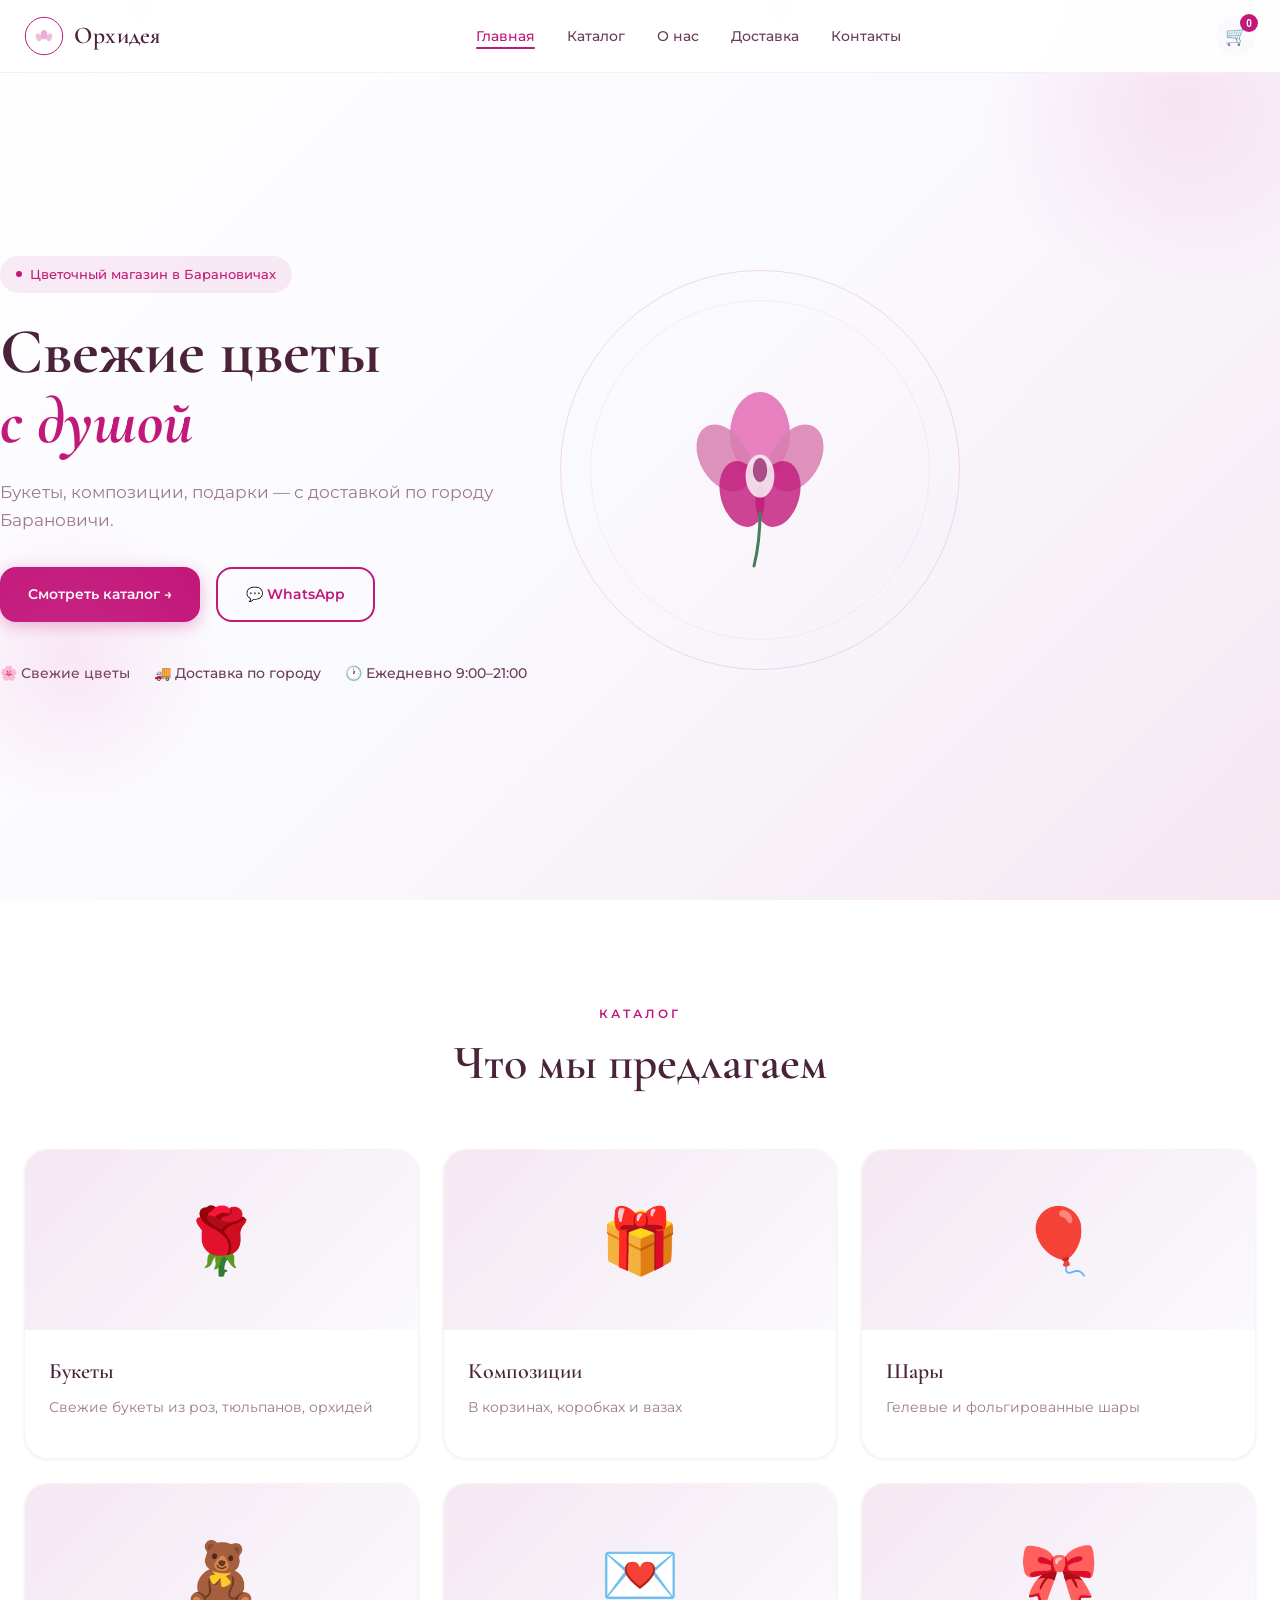
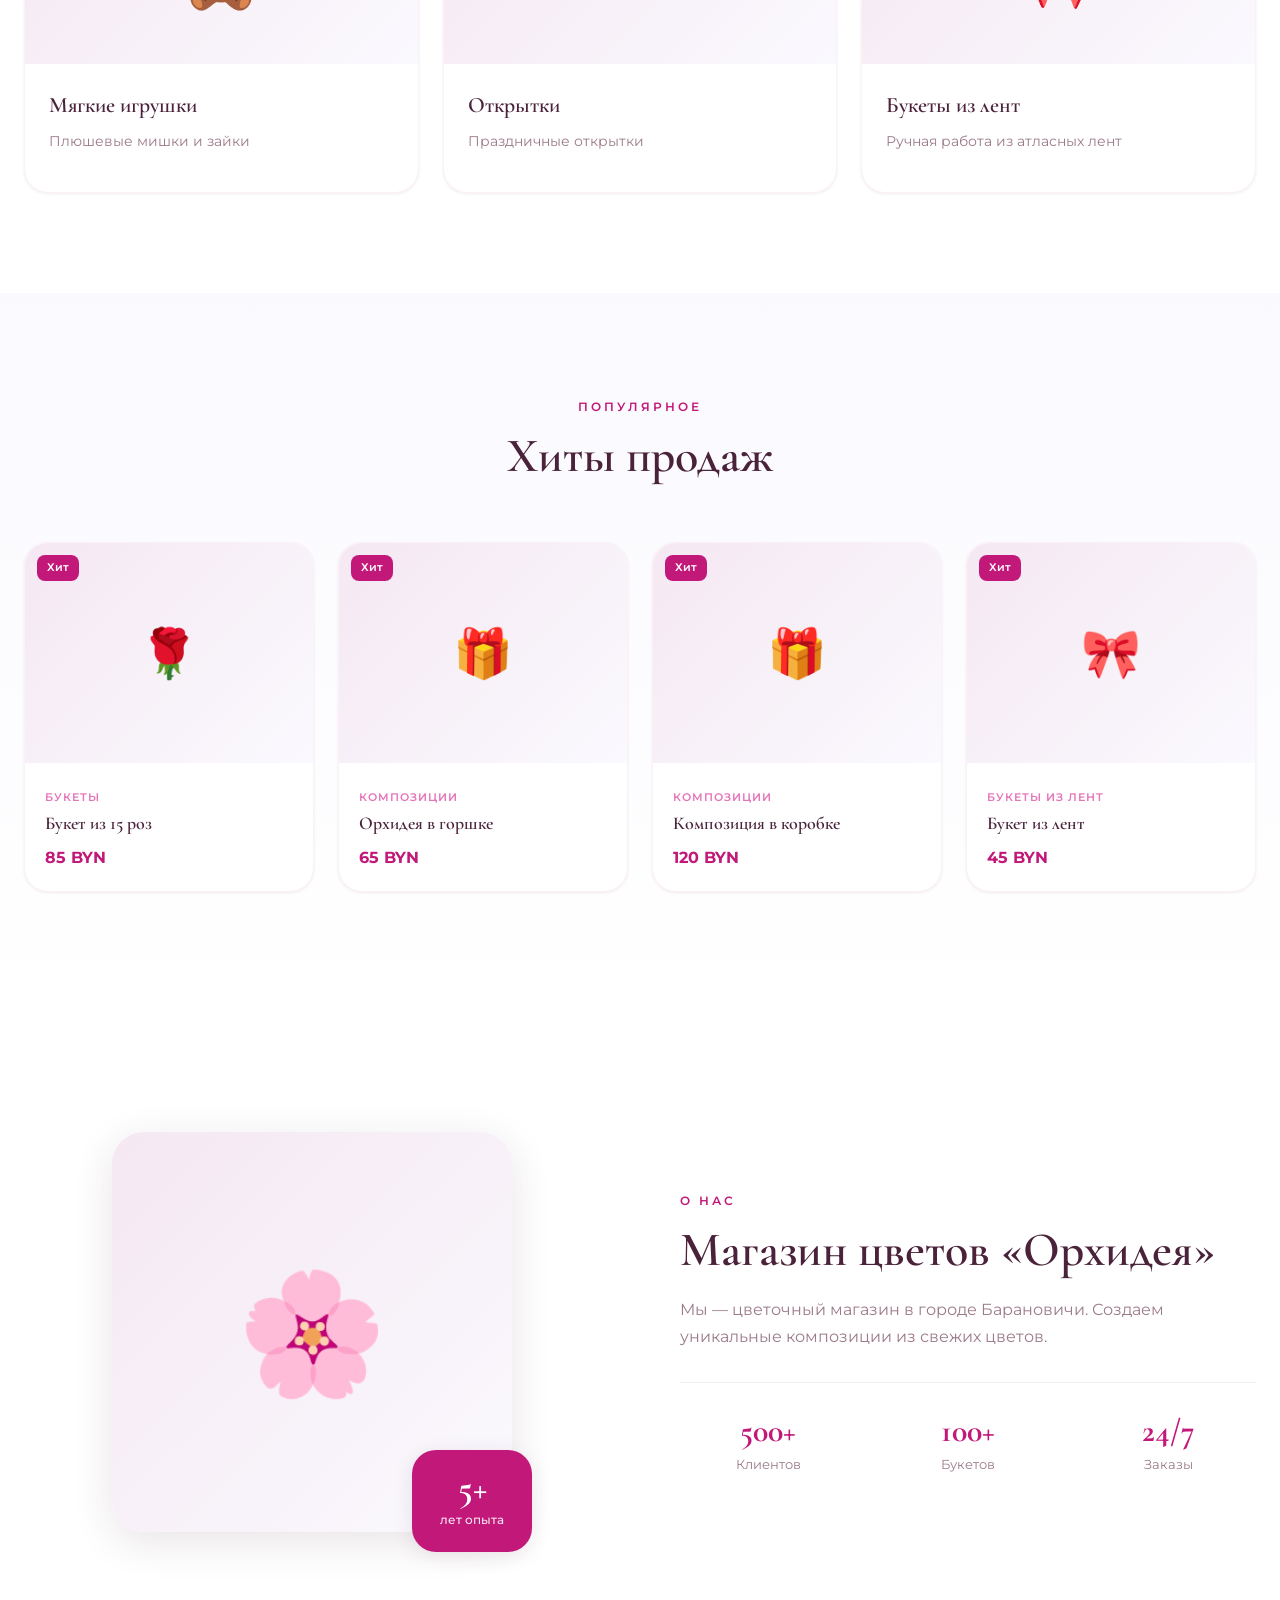
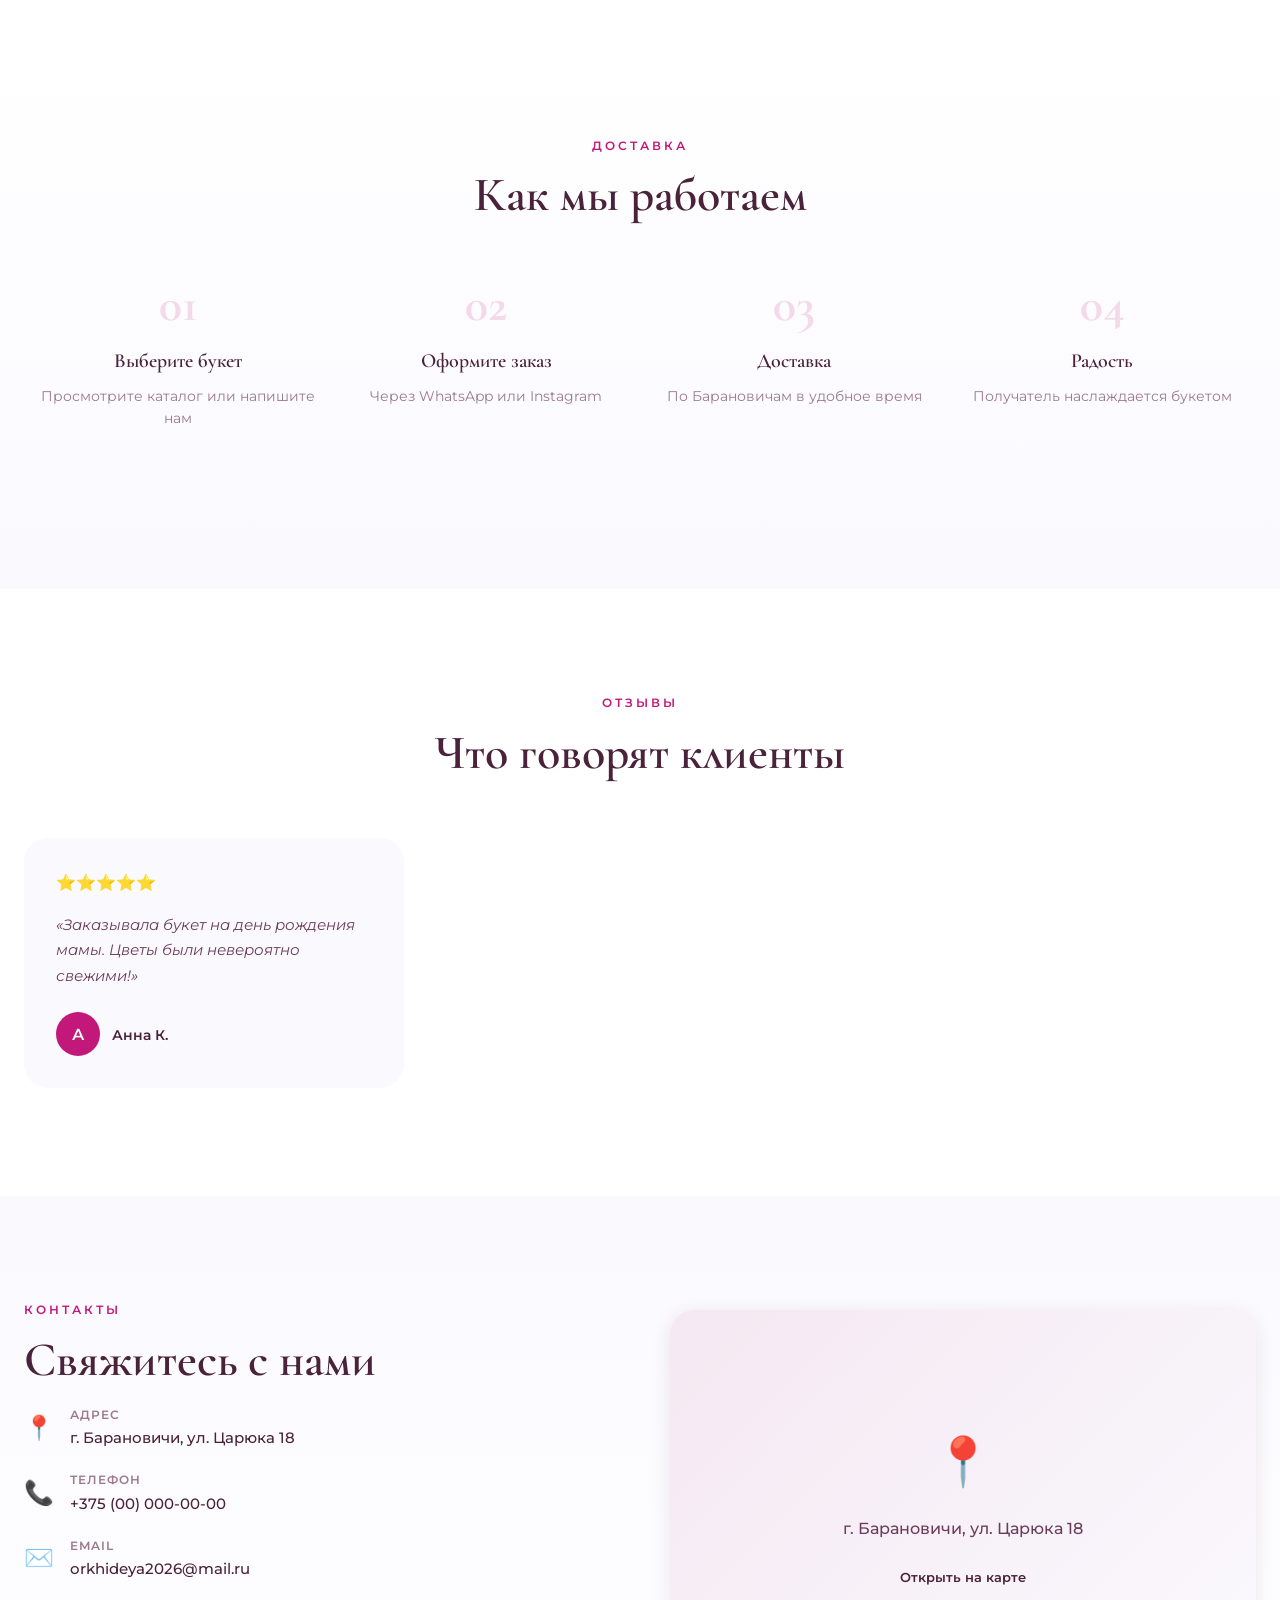
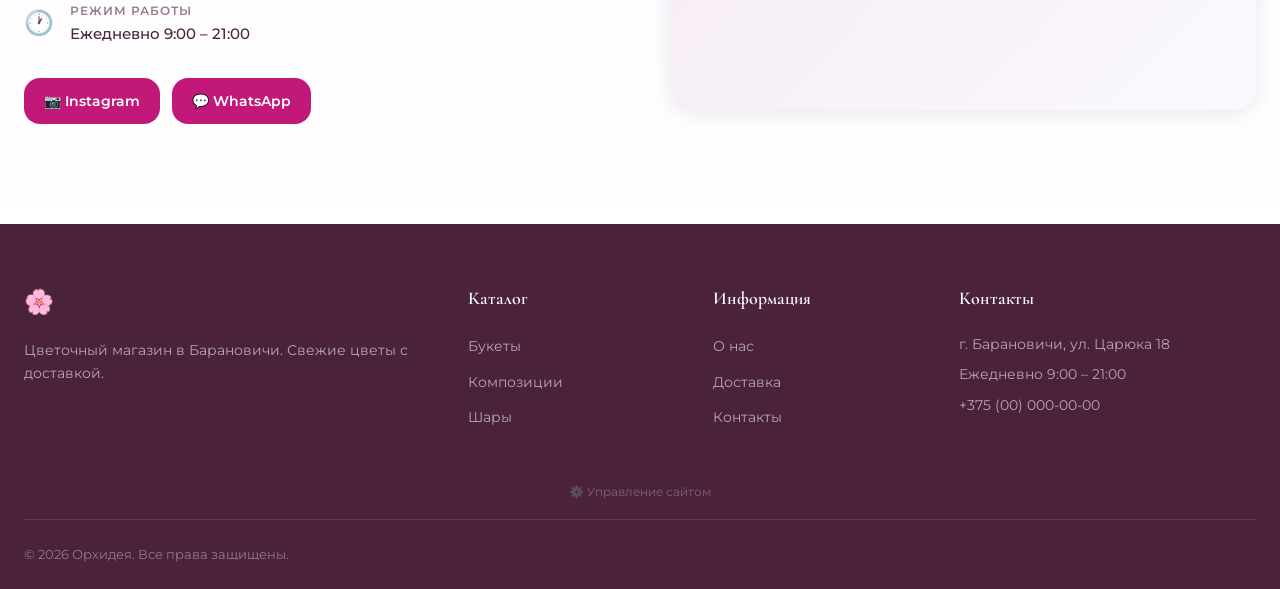
<file: index.html>
<!DOCTYPE html>
<html lang="ru">
<head>
<meta charset="UTF-8">
<meta name="viewport" content="width=device-width, initial-scale=1.0">
<title>Орхидея — Цветочный магазин</title>
<link href="https://fonts.googleapis.com/css2?family=Cormorant+Garamond:wght@400;600;700&family=Montserrat:wght@300;400;500;600&display=swap" rel="stylesheet">
<link rel="stylesheet" href="styles.css">
</head>
<body>
<nav class="navbar" id="navbar">
  <div class="nav-container">
    <a href="#" class="logo">
      <div class="logo-icon">
        <svg viewBox="0 0 60 60" fill="none"><circle cx="30" cy="30" r="28" stroke="#C2187A" stroke-width="1.5"/><ellipse cx="30" cy="28" rx="5" ry="7" fill="#E674B9" opacity="0.6"/><ellipse cx="22" cy="32" rx="4" ry="6" fill="#D97FB2" opacity="0.5" transform="rotate(-20 22 32)"/><ellipse cx="38" cy="32" rx="4" ry="6" fill="#D97FB2" opacity="0.5" transform="rotate(20 38 32)"/></svg>
      </div>
      <span class="logo-text">Орхидея</span>
    </a>
    <ul class="nav-links" id="navLinks">
      <li><a href="#home" class="active">Главная</a></li>
      <li><a href="#catalog">Каталог</a></li>
      <li><a href="#about">О нас</a></li>
      <li><a href="#delivery">Доставка</a></li>
      <li><a href="#contacts">Контакты</a></li>
    </ul>
    <div class="nav-actions">
      <button class="cart-btn" id="cartBtn">🛒 <span class="cart-count" id="cartCount">0</span></button>
      <button class="menu-toggle" id="menuToggle"><span></span><span></span><span></span></button>
    </div>
  </div>
</nav>

<section class="hero" id="home">
  <div class="hero-bg">
    <div class="hero-orchid"></div>
    <div class="hero-orchid"></div>
    <div class="floating-petal"></div>
    <div class="floating-petal"></div>
  </div>
  <div class="hero-content">
    <div class="hero-badge"><span class="badge-dot"></span> Цветочный магазин в Барановичах</div>
    <h1 class="hero-title"><span class="title-line">Свежие цветы</span><span class="title-line accent">с душой</span></h1>
    <p class="hero-subtitle">Букеты, композиции, подарки — с доставкой по городу Барановичи.</p>
    <div class="hero-buttons">
      <a href="#catalog" class="btn btn-primary">Смотреть каталог →</a>
      <a href="https://wa.me/375000000000" target="_blank" class="btn btn-outline">💬 WhatsApp</a>
    </div>
    <div class="hero-features">
      <div class="feature">🌸 Свежие цветы</div>
      <div class="feature">🚚 Доставка по городу</div>
      <div class="feature">🕐 Ежедневно 9:00–21:00</div>
    </div>
  </div>
  <div class="hero-image">
    <div class="hero-flower-circle">
      <div class="flower-ring"></div>
      <div class="flower-ring"></div>
      <div class="center-flower">
        <svg viewBox="0 0 200 200" fill="none">
          <ellipse cx="100" cy="70" rx="25" ry="35" fill="#E674B9" opacity="0.9"/>
          <ellipse cx="70" cy="90" rx="20" ry="30" fill="#D97FB2" opacity="0.85" transform="rotate(-30 70 90)"/>
          <ellipse cx="130" cy="90" rx="20" ry="30" fill="#D97FB2" opacity="0.85" transform="rotate(30 130 90)"/>
          <ellipse cx="85" cy="120" rx="18" ry="28" fill="#C2187A" opacity="0.8" transform="rotate(-15 85 120)"/>
          <ellipse cx="115" cy="120" rx="18" ry="28" fill="#C2187A" opacity="0.8" transform="rotate(15 115 120)"/>
          <ellipse cx="100" cy="105" rx="12" ry="18" fill="#F5E8F2" opacity="0.9"/>
          <ellipse cx="100" cy="100" rx="6" ry="10" fill="#8B0F5A" opacity="0.7"/>
          <path d="M100 135 Q100 160 95 180" stroke="#4A7C59" stroke-width="2.5" fill="none" stroke-linecap="round"/>
        </svg>
      </div>
    </div>
  </div>
</section>

<section class="categories" id="catalog">
  <div class="container">
    <div class="section-header">
      <span class="section-label">Каталог</span>
      <h2 class="section-title">Что мы предлагаем</h2>
    </div>
    <div class="categories-grid">
      <div class="category-card"><div class="category-image">🌹</div><div class="category-info"><h3>Букеты</h3><p>Свежие букеты из роз, тюльпанов, орхидей</p></div></div>
      <div class="category-card"><div class="category-image">🎁</div><div class="category-info"><h3>Композиции</h3><p>В корзинах, коробках и вазах</p></div></div>
      <div class="category-card"><div class="category-image">🎈</div><div class="category-info"><h3>Шары</h3><p>Гелевые и фольгированные шары</p></div></div>
      <div class="category-card"><div class="category-image">🧸</div><div class="category-info"><h3>Мягкие игрушки</h3><p>Плюшевые мишки и зайки</p></div></div>
      <div class="category-card"><div class="category-image">💌</div><div class="category-info"><h3>Открытки</h3><p>Праздничные открытки</p></div></div>
      <div class="category-card"><div class="category-image">🎀</div><div class="category-info"><h3>Букеты из лент</h3><p>Ручная работа из атласных лент</p></div></div>
    </div>
  </div>
</section>

<section class="featured">
  <div class="container">
    <div class="section-header">
      <span class="section-label">Популярное</span>
      <h2 class="section-title">Хиты продаж</h2>
    </div>
    <div class="products-grid" id="productsGrid"></div>
  </div>
</section>

<section class="about" id="about">
  <div class="container">
    <div class="about-grid">
      <div class="about-visual">
        <div class="about-image-frame">
          <div class="about-image-main">🌸</div>
          <div class="about-badge"><span class="badge-number">5+</span><span class="badge-text">лет опыта</span></div>
        </div>
      </div>
      <div class="about-content">
        <span class="section-label">О нас</span>
        <h2 class="section-title">Магазин цветов «Орхидея»</h2>
        <p class="about-text">Мы — цветочный магазин в городе Барановичи. Создаем уникальные композиции из свежих цветов.</p>
        <div class="about-stats">
          <div class="stat"><span class="stat-number">500+</span><span class="stat-label">Клиентов</span></div>
          <div class="stat"><span class="stat-number">100+</span><span class="stat-label">Букетов</span></div>
          <div class="stat"><span class="stat-number">24/7</span><span class="stat-label">Заказы</span></div>
        </div>
      </div>
    </div>
  </div>
</section>

<section class="delivery" id="delivery">
  <div class="container">
    <div class="section-header">
      <span class="section-label">Доставка</span>
      <h2 class="section-title">Как мы работаем</h2>
    </div>
    <div class="delivery-steps">
      <div class="step"><div class="step-number">01</div><h3>Выберите букет</h3><p>Просмотрите каталог или напишите нам</p></div>
      <div class="step"><div class="step-number">02</div><h3>Оформите заказ</h3><p>Через WhatsApp или Instagram</p></div>
      <div class="step"><div class="step-number">03</div><h3>Доставка</h3><p>По Барановичам в удобное время</p></div>
      <div class="step"><div class="step-number">04</div><h3>Радость</h3><p>Получатель наслаждается букетом</p></div>
    </div>
  </div>
</section>

<section class="testimonials">
  <div class="container">
    <div class="section-header">
      <span class="section-label">Отзывы</span>
      <h2 class="section-title">Что говорят клиенты</h2>
    </div>
    <div class="testimonials-slider" id="testimonialsSlider">
      <div class="testimonial-card">
        <div class="testimonial-stars">⭐⭐⭐⭐⭐</div>
        <p class="testimonial-text">«Заказывала букет на день рождения мамы. Цветы были невероятно свежими!»</p>
        <div class="testimonial-author"><div class="author-avatar">А</div><div class="author-info"><span class="author-name">Анна К.</span></div></div>
      </div>
    </div>
  </div>
</section>

<section class="contacts" id="contacts">
  <div class="container">
    <div class="contacts-grid">
      <div class="contacts-info">
        <span class="section-label">Контакты</span>
        <h2 class="section-title">Свяжитесь с нами</h2>
        <div class="contact-items">
          <div class="contact-item">📍 <div class="contact-details"><span class="contact-label">Адрес</span><span class="contact-value">г. Барановичи, ул. Царюка 18</span></div></div>
          <div class="contact-item">📞 <div class="contact-details"><span class="contact-label">Телефон</span><a href="tel:+375000000000" class="contact-value">+375 (00) 000-00-00</a></div></div>
          <div class="contact-item">✉️ <div class="contact-details"><span class="contact-label">Email</span><a href="mailto:orkhideya2026@mail.ru" class="contact-value">orkhideya2026@mail.ru</a></div></div>
          <div class="contact-item">🕐 <div class="contact-details"><span class="contact-label">Режим работы</span><span class="contact-value">Ежедневно 9:00 – 21:00</span></div></div>
        </div>
        <div class="social-links">
          <a href="https://www.instagram.com/orkhideya2026" target="_blank" class="social-link">📷 Instagram</a>
          <a href="https://wa.me/375000000000" target="_blank" class="social-link">💬 WhatsApp</a>
        </div>
      </div>
      <div class="contacts-map">
        <div class="map-placeholder">📍<p>г. Барановичи, ул. Царюка 18</p><a href="https://yandex.by/maps" target="_blank" class="btn btn-sm">Открыть на карте</a></div>
      </div>
    </div>
  </div>
</section>

<footer class="footer">
  <div class="container">
    <div class="footer-grid">
      <div class="footer-brand">
        <a href="#" class="footer-logo"><span class="logo-text">🌸 Орхидея</span></a>
        <p class="footer-desc">Цветочный магазин в Барановичи. Свежие цветы с доставкой.</p>
      </div>
      <div class="footer-links"><h4>Каталог</h4><ul><li><a href="#catalog">Букеты</a></li><li><a href="#catalog">Композиции</a></li><li><a href="#catalog">Шары</a></li></ul></div>
      <div class="footer-links"><h4>Информация</h4><ul><li><a href="#about">О нас</a></li><li><a href="#delivery">Доставка</a></li><li><a href="#contacts">Контакты</a></li></ul></div>
      <div class="footer-contact"><h4>Контакты</h4><p>г. Барановичи, ул. Царюка 18</p><p>Ежедневно 9:00 – 21:00</p><a href="tel:+375000000000">+375 (00) 000-00-00</a></div>
    </div>
    <div style="text-align:center;margin-bottom:16px;">
  <a href="admin.html" style="font-size:12px;color:rgba(255,255,255,.3);text-decoration:none;transition:color .3s;" onmouseover="this.style.color='rgba(255,255,255,.6)';" onmouseout="this.style.color='rgba(255,255,255,.3)';">⚙️ Управление сайтом</a>
</div>
<div class="footer-bottom"><p>© 2026 Орхидея. Все права защищены.</p></div>
  </div>
</footer>

<div class="modal-overlay" id="cartModal">
  <div class="modal">
    <div class="modal-header"><h3>Корзина</h3><button class="modal-close" id="closeCart">✕</button></div>
    <div class="modal-body"><div class="cart-empty" id="cartEmpty"><p>Ваша корзина пуста</p><a href="#catalog" class="btn">Перейти в каталог</a></div><div class="cart-items" id="cartItems"></div></div>
    <div class="modal-footer" id="cartFooter" style="display:none;"><div class="cart-total"><span>Итого:</span><span class="total-price" id="totalPrice">0 BYN</span></div><a href="https://wa.me/375000000000" target="_blank" class="btn btn-primary">Оформить в WhatsApp</a></div>
  </div>
</div>

<div class="scroll-top" id="scrollTop">↑</div>
<script src="script.js"></script>
</body>
</html>
</file>
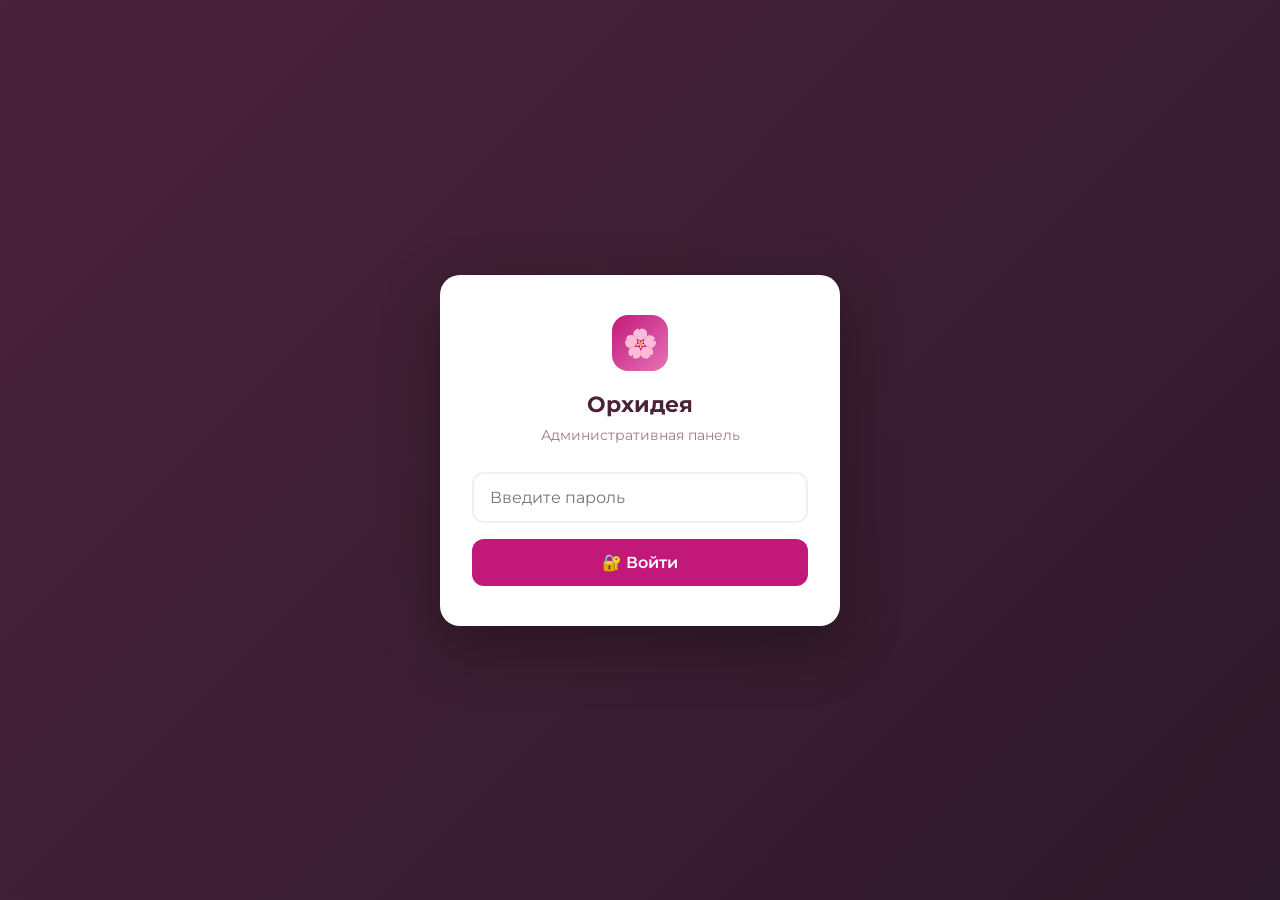
<file: admin.html>
<!DOCTYPE html>
<html lang="ru">
<head>
<meta charset="UTF-8">
<meta name="viewport" content="width=device-width, initial-scale=1.0, maximum-scale=1.0, user-scalable=no">
<title>Админ-панель — Орхидея</title>
<link href="https://fonts.googleapis.com/css2?family=Montserrat:wght@300;400;500;600;700&display=swap" rel="stylesheet">
<style>
:root {
  --primary: #C2187A; --primary-light: #E674B9; --primary-dark: #8B0F5A;
  --bg-white: #FFFFFF; --bg-light: #FAF9FE; --text-dark: #4A223A;
  --text-medium: #6B3D5A; --text-light: #9B7A8A; --gray-light: #F0F0F0;
  --gray-medium: #DCDCDC; --success: #4CAF50; --warning: #FF9800; --danger: #F44336;
  --radius: 12px; --shadow: 0 2px 12px rgba(74,34,58,.1);
  --transition: all .3s cubic-bezier(.4,0,.2,1);
}
* { margin: 0; padding: 0; box-sizing: border-box; -webkit-tap-highlight-color: transparent; }
html { font-size: 16px; }
body { font-family: 'Montserrat', sans-serif; background: var(--bg-light); color: var(--text-dark); min-height: 100vh; overflow-x: hidden; }
a { color: inherit; text-decoration: none; }

/* ===== LOGIN SCREEN ===== */
.login-screen {
  position: fixed; inset: 0;
  background: linear-gradient(135deg, var(--text-dark) 0%, #2D1A2A 100%);
  display: flex; align-items: center; justify-content: center;
  z-index: 9999; transition: opacity .5s, visibility .5s;
  padding: 20px;
}
.login-screen.hidden { opacity: 0; visibility: hidden; pointer-events: none; }
.login-box {
  background: var(--bg-white); border-radius: 20px;
  padding: 40px 32px; width: 100%; max-width: 400px;
  box-shadow: 0 20px 60px rgba(0,0,0,.3); text-align: center;
}
.login-logo {
  width: 56px; height: 56px;
  background: linear-gradient(135deg, var(--primary) 0%, var(--primary-light) 100%);
  border-radius: 16px; display: flex; align-items: center; justify-content: center;
  font-size: 28px; margin: 0 auto 20px;
}
.login-box h1 { font-size: 22px; font-weight: 700; color: var(--text-dark); margin-bottom: 8px; }
.login-box p { font-size: 14px; color: var(--text-light); margin-bottom: 28px; }
.login-input {
  width: 100%; padding: 14px 16px; border: 2px solid var(--gray-light);
  border-radius: 12px; font-size: 16px; font-family: inherit;
  margin-bottom: 16px; transition: var(--transition); background: var(--bg-white);
  -webkit-appearance: none; appearance: none;
}
.login-input:focus { outline: none; border-color: var(--primary); box-shadow: 0 0 0 4px rgba(194,24,122,.1); }
.login-btn {
  width: 100%; padding: 14px; background: var(--primary); color: #fff;
  border: none; border-radius: 12px; font-size: 16px; font-weight: 600;
  cursor: pointer; transition: var(--transition); font-family: inherit;
  -webkit-appearance: none; appearance: none;
}
.login-btn:hover { background: var(--primary-dark); transform: translateY(-1px); }
.login-btn:active { transform: translateY(0); }
.login-error { color: var(--danger); font-size: 13px; margin-top: 12px; display: none; }
.login-error.visible { display: block; }

/* ===== LAYOUT ===== */
.admin-wrapper { display: flex; min-height: 100vh; }

/* ===== SIDEBAR ===== */
.sidebar {
  width: 260px; background: var(--text-dark); color: #fff;
  position: fixed; height: 100vh; overflow-y: auto; z-index: 100;
  transition: transform .3s ease;
  -webkit-overflow-scrolling: touch;
}
.sidebar-header {
  padding: 20px 16px; border-bottom: 1px solid rgba(255,255,255,.1);
  display: flex; align-items: center; gap: 10px;
}
.sidebar-logo {
  width: 36px; height: 36px; background: var(--primary);
  border-radius: 10px; display: flex; align-items: center; justify-content: center;
  font-size: 18px; flex-shrink: 0;
}
.sidebar-title { font-size: 16px; font-weight: 600; }
.sidebar-subtitle { font-size: 11px; opacity: .6; margin-top: 2px; }

.sidebar-nav { padding: 12px 0; }
.nav-item {
  display: flex; align-items: center; gap: 10px;
  padding: 10px 16px; cursor: pointer; transition: var(--transition);
  font-size: 13px; font-weight: 500; border-left: 3px solid transparent;
  color: rgba(255,255,255,.7); min-height: 44px;
}
.nav-item:hover { background: rgba(255,255,255,.05); color: #fff; }
.nav-item.active { background: rgba(194,24,122,.15); color: var(--primary-light); border-left-color: var(--primary); }
.nav-icon { font-size: 16px; width: 22px; text-align: center; flex-shrink: 0; }

.sidebar-footer { padding: 12px 16px; border-top: 1px solid rgba(255,255,255,.1); font-size: 11px; opacity: .5; text-align: center; }
.logout-btn {
  display: flex; align-items: center; gap: 8px; padding: 10px 16px;
  margin: 8px 16px; background: rgba(244,67,54,.15); color: #FF8A80;
  border: none; border-radius: 8px; font-size: 13px; font-weight: 600;
  cursor: pointer; transition: var(--transition); font-family: inherit;
  width: calc(100% - 32px); min-height: 44px;
  -webkit-appearance: none; appearance: none;
}
.logout-btn:hover { background: rgba(244,67,54,.25); }

/* ===== MOBILE SIDEBAR ===== */
.sidebar-toggle {
  display: none; position: fixed; top: 12px; left: 12px; z-index: 200;
  width: 44px; height: 44px; background: var(--text-dark); border: none;
  border-radius: 10px; color: #fff; font-size: 20px; cursor: pointer;
  align-items: center; justify-content: center;
  -webkit-appearance: none; appearance: none;
}
.overlay {
  display: none; position: fixed; inset: 0;
  background: rgba(0,0,0,.5); z-index: 99;
}
.overlay.active { display: block; }

@media(max-width:900px) {
  .sidebar { transform: translateX(-100%); width: 280px; }
  .sidebar.open { transform: translateX(0); }
  .sidebar-toggle { display: flex; }
  .main-content { margin-left: 0 !important; }
}

/* ===== MAIN CONTENT ===== */
.main-content { margin-left: 260px; flex: 1; min-height: 100vh; }
@media(max-width:900px) { .main-content { margin-left: 0; } }

/* ===== HEADER ===== */
.topbar {
  background: var(--bg-white); padding: 12px 16px;
  display: flex; justify-content: space-between; align-items: center;
  border-bottom: 1px solid var(--gray-light); position: sticky; top: 0; z-index: 50;
  flex-wrap: wrap; gap: 8px;
}
.topbar-title { font-size: 18px; font-weight: 600; }
.topbar-actions { display: flex; gap: 8px; align-items: center; flex-wrap: wrap; }
.btn {
  display: inline-flex; align-items: center; gap: 6px;
  padding: 8px 14px; border-radius: var(--radius); font-size: 13px; font-weight: 600;
  border: none; cursor: pointer; transition: var(--transition); font-family: inherit;
  min-height: 36px; -webkit-appearance: none; appearance: none;
}
.btn-primary { background: var(--primary); color: #fff; }
.btn-primary:hover { background: var(--primary-dark); transform: translateY(-1px); }
.btn-primary:active { transform: translateY(0); }
.btn-success { background: var(--success); color: #fff; }
.btn-success:hover { background: #388E3C; }
.btn-outline { background: transparent; color: var(--text-medium); border: 1px solid var(--gray-medium); }
.btn-outline:hover { border-color: var(--primary); color: var(--primary); }
.btn-sm { padding: 6px 12px; font-size: 12px; }
.btn-danger { background: var(--danger); color: #fff; }
.btn-danger:hover { background: #D32F2F; }

.status-badge { padding: 4px 10px; border-radius: 20px; font-size: 11px; font-weight: 600; }
.status-saved { background: #E8F5E9; color: var(--success); }
.status-unsaved { background: #FFF3E0; color: var(--warning); }

/* ===== CONTENT AREA ===== */
.content { padding: 20px; max-width: 1200px; }
@media(min-width:768px) { .content { padding: 32px; } }

/* ===== FORMS ===== */
.form-section {
  background: var(--bg-white); border-radius: var(--radius);
  padding: 20px; margin-bottom: 16px; box-shadow: var(--shadow);
}
@media(min-width:768px) { .form-section { padding: 24px; margin-bottom: 24px; } }

.form-section-title {
  font-size: 15px; font-weight: 700; margin-bottom: 16px;
  padding-bottom: 10px; border-bottom: 1px solid var(--gray-light);
  display: flex; align-items: center; gap: 8px;
}
.form-grid { display: grid; grid-template-columns: 1fr; gap: 16px; }
@media(min-width:768px) { .form-grid { grid-template-columns: repeat(2, 1fr); gap: 20px; } }

.form-group { display: flex; flex-direction: column; gap: 6px; }
.form-group.full-width { grid-column: 1 / -1; }
.form-label {
  font-size: 12px; font-weight: 600; color: var(--text-medium);
  text-transform: uppercase; letter-spacing: .5px;
}
.form-input, .form-textarea, .form-select {
  padding: 10px 12px; border: 1px solid var(--gray-medium); border-radius: 8px;
  font-family: inherit; font-size: 15px; color: var(--text-dark);
  transition: var(--transition); background: var(--bg-white);
  width: 100%; -webkit-appearance: none; appearance: none;
}
.form-input:focus, .form-textarea:focus, .form-select:focus {
  outline: none; border-color: var(--primary); box-shadow: 0 0 0 3px rgba(194,24,122,.1);
}
.form-textarea { min-height: 60px; resize: vertical; }
.form-select { cursor: pointer; background-image: url("data:image/svg+xml,%3Csvg xmlns='http://www.w3.org/2000/svg' width='12' height='12' viewBox='0 0 12 12'%3E%3Cpath fill='%236B3D5A' d='M6 8L1 3h10z'/%3E%3C/svg%3E"); background-repeat: no-repeat; background-position: right 12px center; padding-right: 32px; }
.form-hint { font-size: 12px; color: var(--text-light); }

/* ===== IMAGE UPLOAD ===== */
.image-upload {
  border: 2px dashed var(--gray-medium); border-radius: var(--radius);
  padding: 20px; text-align: center; cursor: pointer;
  transition: var(--transition); background: var(--bg-light);
  position: relative; overflow: hidden; min-height: 120px;
  display: flex; align-items: center; justify-content: center;
}
.image-upload:hover { border-color: var(--primary); background: rgba(194,24,122,.03); }
.image-upload.has-image { border-style: solid; border-color: var(--primary-light); padding: 0; min-height: auto; }
.image-upload input[type="file"] { position: absolute; inset: 0; opacity: 0; cursor: pointer; z-index: 2; }
.upload-placeholder { display: flex; flex-direction: column; align-items: center; gap: 6px; color: var(--text-light); font-size: 13px; pointer-events: none; }
.upload-placeholder .upload-icon { font-size: 28px; }
.upload-preview { width: 100%; max-height: 200px; object-fit: cover; border-radius: 8px; display: block; }
.upload-preview-small { width: 48px; height: 48px; object-fit: cover; border-radius: 8px; }
.remove-image {
  position: absolute; top: 6px; right: 6px; width: 28px; height: 28px;
  background: rgba(244,67,54,.9); color: #fff; border: none; border-radius: 50%;
  cursor: pointer; font-size: 14px; display: flex; align-items: center; justify-content: center;
  z-index: 3; -webkit-appearance: none; appearance: none;
}

/* ===== PRODUCTS TABLE ===== */
.products-table-wrapper { background: var(--bg-white); border-radius: var(--radius); overflow: hidden; box-shadow: var(--shadow); }
.products-toolbar {
  padding: 12px 16px; display: flex; justify-content: space-between; align-items: center;
  border-bottom: 1px solid var(--gray-light); flex-wrap: wrap; gap: 10px;
}
.table-search {
  padding: 8px 12px; border: 1px solid var(--gray-medium); border-radius: 8px;
  font-size: 14px; width: 100%; max-width: 240px; font-family: inherit;
  -webkit-appearance: none; appearance: none;
}

/* Mobile table cards */
@media(max-width:768px) {
  .products-table thead { display: none; }
  .products-table, .products-table tbody, .products-table tr, .products-table td { display: block; width: 100%; }
  .products-table tr {
    padding: 16px; border-bottom: 1px solid var(--gray-light);
    position: relative;
  }
  .products-table td {
    padding: 4px 0; border: none;
    display: flex; align-items: center; gap: 8px;
  }
  .products-table td::before {
    content: attr(data-label);
    font-size: 11px; font-weight: 600; color: var(--text-light);
    text-transform: uppercase; min-width: 80px;
  }
  .product-img-cell { font-size: 24px; }
  .product-img-cell::before { display: none; }
  .product-img-cell img { width: 48px; height: 48px; }
  .table-actions { margin-top: 8px; justify-content: flex-end; }
  .table-actions::before { display: none; }
}

@media(min-width:769px) {
  .products-table { width: 100%; border-collapse: collapse; font-size: 14px; }
  .products-table th {
    background: var(--bg-light); padding: 12px 16px; text-align: left;
    font-weight: 600; font-size: 12px; text-transform: uppercase; letter-spacing: .5px;
    color: var(--text-light); border-bottom: 1px solid var(--gray-light);
  }
  .products-table td { padding: 12px 16px; border-bottom: 1px solid var(--gray-light); vertical-align: middle; }
  .products-table tr:hover { background: var(--bg-light); }
  .products-table tr:last-child td { border-bottom: none; }
  .product-img-cell { font-size: 28px; }
  .product-img-cell img { width: 48px; height: 48px; object-fit: cover; border-radius: 8px; }
}

.product-name { font-weight: 600; color: var(--text-dark); }
.product-desc { font-size: 12px; color: var(--text-light); margin-top: 2px; }
.product-price { font-weight: 700; color: var(--primary); font-size: 15px; }
.product-badge { display: inline-block; padding: 4px 10px; border-radius: 20px; font-size: 11px; font-weight: 600; }
.badge-popular { background: #FCE4EC; color: var(--primary); }
.badge-regular { background: var(--bg-light); color: var(--text-light); }
.table-actions { display: flex; gap: 6px; }
.action-btn {
  width: 36px; height: 36px; border-radius: 8px; border: none; cursor: pointer;
  display: flex; align-items: center; justify-content: center; font-size: 16px;
  transition: var(--transition); -webkit-appearance: none; appearance: none;
}
.action-btn.edit { background: #E3F2FD; color: #1976D2; }
.action-btn.edit:hover { background: #1976D2; color: #fff; }
.action-btn.delete { background: #FFEBEE; color: var(--danger); }
.action-btn.delete:hover { background: var(--danger); color: #fff; }

/* ===== MODAL ===== */
.modal-overlay {
  position: fixed; inset: 0; background: rgba(74,34,58,.5); backdrop-filter: blur(4px);
  z-index: 1000; display: flex; align-items: center; justify-content: center;
  padding: 16px; opacity: 0; visibility: hidden; transition: var(--transition);
}
.modal-overlay.active { opacity: 1; visibility: visible; }
.modal {
  background: var(--bg-white); border-radius: var(--radius); width: 100%; max-width: 560px;
  max-height: 90vh; overflow-y: auto; box-shadow: 0 20px 60px rgba(74,34,58,.3);
  transform: scale(.95); transition: var(--transition);
}
.modal-overlay.active .modal { transform: scale(1); }
.modal-header { padding: 16px 20px; border-bottom: 1px solid var(--gray-light); display: flex; justify-content: space-between; align-items: center; }
.modal-header h3 { font-size: 16px; font-weight: 700; }
.modal-close { width: 32px; height: 32px; border-radius: 8px; border: none; background: var(--bg-light); cursor: pointer; font-size: 18px; display: flex; align-items: center; justify-content: center; transition: var(--transition); -webkit-appearance: none; appearance: none; }
.modal-close:hover { background: var(--gray-light); }
.modal-body { padding: 20px; }
.modal-footer { padding: 12px 20px 20px; display: flex; justify-content: flex-end; gap: 10px; flex-wrap: wrap; }

/* ===== TOAST ===== */
.toast-container { position: fixed; top: 16px; right: 16px; left: 16px; z-index: 9999; display: flex; flex-direction: column; gap: 8px; pointer-events: none; }
@media(min-width:768px) { .toast-container { left: auto; } }
.toast {
  padding: 12px 16px; border-radius: 10px; color: #fff; font-size: 14px; font-weight: 500;
  display: flex; align-items: center; gap: 10px; box-shadow: 0 4px 16px rgba(0,0,0,.2);
  animation: toastIn .3s ease, toastOut .3s ease 2.7s forwards; pointer-events: auto;
}
.toast-success { background: var(--success); }
.toast-error { background: var(--danger); }
.toast-info { background: var(--primary); }
@keyframes toastIn { from { transform: translateY(-20px); opacity: 0; } to { transform: translateY(0); opacity: 1; } }
@keyframes toastOut { from { transform: translateY(0); opacity: 1; } to { transform: translateY(-20px); opacity: 0; } }

/* ===== PREVIEW PANEL ===== */
.preview-panel { background: var(--bg-white); border-radius: var(--radius); padding: 16px; box-shadow: var(--shadow); margin-bottom: 16px; }
.preview-header { display: flex; justify-content: space-between; align-items: center; margin-bottom: 12px; flex-wrap: wrap; gap: 8px; }
.preview-frame { width: 100%; height: 300px; border: 1px solid var(--gray-medium); border-radius: 8px; overflow: hidden; }
@media(min-width:768px) { .preview-frame { height: 400px; } }
.preview-frame iframe { width: 100%; height: 100%; border: none; }

/* ===== STATS CARDS ===== */
.stats-grid { display: grid; grid-template-columns: repeat(2, 1fr); gap: 12px; margin-bottom: 16px; }
@media(min-width:600px) { .stats-grid { grid-template-columns: repeat(2, 1fr); gap: 16px; } }
@media(min-width:1100px) { .stats-grid { grid-template-columns: repeat(4, 1fr); gap: 20px; margin-bottom: 24px; } }
.stat-card { background: var(--bg-white); border-radius: var(--radius); padding: 16px; box-shadow: var(--shadow); display: flex; align-items: center; gap: 12px; }
.stat-icon { width: 40px; height: 40px; border-radius: 10px; display: flex; align-items: center; justify-content: center; font-size: 20px; flex-shrink: 0; }
.stat-icon.pink { background: #FCE4EC; } .stat-icon.blue { background: #E3F2FD; }
.stat-icon.green { background: #E8F5E9; } .stat-icon.orange { background: #FFF3E0; }
.stat-value { font-size: 20px; font-weight: 700; color: var(--text-dark); }
.stat-label { font-size: 12px; color: var(--text-light); margin-top: 2px; }

/* ===== TESTIMONIALS EDITOR ===== */
.testimonial-editor { background: var(--bg-light); border-radius: var(--radius); padding: 16px; margin-bottom: 12px; border: 1px solid var(--gray-light); }
.testimonial-header { display: flex; justify-content: space-between; align-items: center; margin-bottom: 12px; flex-wrap: wrap; gap: 8px; }
.testimonial-header h4 { font-size: 14px; font-weight: 600; }

/* ===== HERO IMAGE GRID ===== */
.hero-images-grid { display: grid; grid-template-columns: 1fr; gap: 12px; }
@media(min-width:768px) { .hero-images-grid { grid-template-columns: repeat(3, 1fr); gap: 16px; } }
.hero-image-card { background: var(--bg-light); border-radius: var(--radius); padding: 12px; text-align: center; }
.hero-image-card h4 { font-size: 12px; font-weight: 600; margin-bottom: 10px; color: var(--text-medium); }

/* ===== CATEGORY CARDS ===== */
.category-editor {
  background: var(--bg-light); border-radius: var(--radius); padding: 16px;
  margin-bottom: 12px; border: 1px solid var(--gray-light); position: relative;
}
.category-editor-header {
  display: flex; justify-content: space-between; align-items: center; margin-bottom: 12px;
}
.category-editor-header h4 { font-size: 14px; font-weight: 600; }
.category-editor-row {
  display: flex; gap: 8px; margin-bottom: 8px; align-items: center;
}
.category-editor-row .form-input { margin-bottom: 0; }
.category-icon-input { width: 60px !important; text-align: center; font-size: 20px !important; flex-shrink: 0; }
.category-name-input { flex: 1; }
.category-desc-input { width: 100%; }

.add-category-btn {
  display: flex; align-items: center; justify-content: center; gap: 8px;
  width: 100%; padding: 14px; border: 2px dashed var(--gray-medium);
  border-radius: var(--radius); background: transparent; color: var(--text-light);
  font-size: 14px; font-weight: 600; cursor: pointer; transition: var(--transition);
  font-family: inherit; margin-top: 8px; -webkit-appearance: none; appearance: none;
}
.add-category-btn:hover { border-color: var(--primary); color: var(--primary); background: rgba(194,24,122,.03); }

/* ===== HIDDEN ===== */
.hidden { display: none !important; }

/* ===== SCROLLBAR ===== */
::-webkit-scrollbar { width: 6px; height: 6px; }
::-webkit-scrollbar-track { background: transparent; }
::-webkit-scrollbar-thumb { background: var(--gray-medium); border-radius: 3px; }
::-webkit-scrollbar-thumb:hover { background: var(--text-light); }

/* ===== TOUCH OPTIMIZATIONS ===== */
@media(hover: none) {
  .btn:hover { transform: none; }
  .btn:active { transform: scale(.98); }
  .action-btn:hover { transform: none; }
  .nav-item:hover { background: transparent; }
}
</style>
</head>
<body>

<!-- LOGIN SCREEN -->
<div class="login-screen" id="loginScreen">
  <div class="login-box">
    <div class="login-logo">🌸</div>
    <h1>Орхидея</h1>
    <p>Административная панель</p>
    <input type="password" class="login-input" id="loginPassword" placeholder="Введите пароль" onkeydown="if(event.key==='Enter')doLogin()" autocomplete="current-password">
    <button class="login-btn" onclick="doLogin()">🔐 Войти</button>
    <div class="login-error" id="loginError">❌ Неверный пароль</div>
  </div>
</div>

<!-- ADMIN WRAPPER -->
<div class="admin-wrapper" id="adminWrapper" style="display:none;">
  <button class="sidebar-toggle" id="sidebarToggle">☰</button>
  <div class="overlay" id="overlay"></div>

  <aside class="sidebar" id="sidebar">
    <div class="sidebar-header">
      <div class="sidebar-logo">🌸</div>
      <div>
        <div class="sidebar-title">Орхидея</div>
        <div class="sidebar-subtitle">Админ-панель</div>
      </div>
    </div>
    <nav class="sidebar-nav">
      <div class="nav-item active" data-page="dashboard"><span class="nav-icon">📊</span><span>Обзор</span></div>
      <div class="nav-item" data-page="site"><span class="nav-icon">🌐</span><span>Сайт</span></div>
      <div class="nav-item" data-page="hero"><span class="nav-icon">🏠</span><span>Главная</span></div>
      <div class="nav-item" data-page="products"><span class="nav-icon">🌹</span><span>Товары</span></div>
      <div class="nav-item" data-page="testimonials"><span class="nav-icon">⭐</span><span>Отзывы</span></div>
      <div class="nav-item" data-page="contacts"><span class="nav-icon">📞</span><span>Контакты</span></div>
      <div class="nav-item" data-page="about"><span class="nav-icon">ℹ️</span><span>О нас</span></div>
      <div class="nav-item" data-page="preview"><span class="nav-icon">👁️</span><span>Предпросмотр</span></div>
    </nav>
    <button class="logout-btn" onclick="doLogout()"><span>🚪</span><span>Выйти</span></button>
    <div class="sidebar-footer"><p>© 2026 Орхидея</p><p style="margin-top:4px">v2.1</p></div>
  </aside>

  <main class="main-content">
    <div class="topbar">
      <div class="topbar-title" id="pageTitle">Обзор</div>
      <div class="topbar-actions">
        <span class="status-badge status-saved" id="saveStatus">✓ Сохранено</span>
        <button class="btn btn-success btn-sm" onclick="saveAll()">💾 Сохранить</button>
        <a href="index.html" target="_blank" class="btn btn-outline btn-sm">🌐 На сайт</a>
      </div>
    </div>

    <div class="content">
      <!-- DASHBOARD -->
      <div id="page-dashboard">
        <div class="stats-grid">
          <div class="stat-card"><div class="stat-icon pink">🌹</div><div><div class="stat-value" id="statProducts">0</div><div class="stat-label">Товаров</div></div></div>
          <div class="stat-card"><div class="stat-icon blue">🔥</div><div><div class="stat-value" id="statPopular">0</div><div class="stat-label">Хитов</div></div></div>
          <div class="stat-card"><div class="stat-icon green">📞</div><div><div class="stat-value" id="statPhone">—</div><div class="stat-label">Телефон</div></div></div>
          <div class="stat-card"><div class="stat-icon orange">🕐</div><div><div class="stat-value" id="statHours">—</div><div class="stat-label">Режим</div></div></div>
        </div>
        <div class="form-section">
          <div class="form-section-title">🚀 Быстрые действия</div>
          <div style="display:flex;gap:10px;flex-wrap:wrap;">
            <button class="btn btn-primary" onclick="navigateTo('products')">➕ Товар</button>
            <button class="btn btn-outline" onclick="navigateTo('hero')">✏️ Главная</button>
            <button class="btn btn-outline" onclick="navigateTo('contacts')">📞 Контакты</button>
            <button class="btn btn-outline" onclick="resetToDefault()">🔄 Сброс</button>
          </div>
        </div>
        <div class="form-section">
          <div class="form-section-title">📋 Инструкция</div>
          <div style="font-size:14px;line-height:1.8;color:var(--text-medium);">
            <p><strong>1.</strong> Все изменения сохраняются в браузере (localStorage).</p>
            <p><strong>2.</strong> Нажмите «Сохранить» вверху, чтобы зафиксировать изменения.</p>
            <p><strong>3.</strong> Откройте сайт — изменения отобразятся сразу.</p>
            <p><strong>4.</strong> Фото загружаются прямо в браузер (base64), без сервера.</p>
            <p style="margin-top:12px;padding:12px;background:#FFF3E0;border-radius:8px;color:#E65100;">⚠️ Данные хранятся только в этом браузере.</p>
          </div>
        </div>
      </div>

      <!-- SITE SETTINGS -->
      <div id="page-site" class="hidden">
        <div class="form-section">
          <div class="form-section-title">🌐 Общие настройки</div>
          <div class="form-grid">
            <div class="form-group"><label class="form-label">Название магазина</label><input type="text" class="form-input" id="siteName"></div>
            <div class="form-group"><label class="form-label">Год копирайта</label><input type="text" class="form-input" id="siteYear"></div>
          </div>
        </div>
        <div class="form-section">
          <div class="form-section-title">🎨 Логотип</div>
          <div class="form-grid">
            <div class="form-group">
              <label class="form-label">Логотип</label>
              <div class="image-upload" id="logoUpload" onclick="document.getElementById('logoInput').click()">
                <input type="file" id="logoInput" accept="image/*" onchange="handleImageUpload(this,'logo')">
                <div class="upload-placeholder" id="logoPlaceholder"><span class="upload-icon">📷</span><span>Нажмите для загрузки</span><span style="font-size:12px;">PNG, JPG до 2MB</span></div>
                <img class="upload-preview hidden" id="logoPreview"><button class="remove-image hidden" id="logoRemove" onclick="event.stopPropagation();removeImage('logo')">✕</button>
              </div>
            </div>
          </div>
        </div>
      </div>

      <!-- HERO SECTION -->
      <div id="page-hero" class="hidden">
        <div class="form-section">
          <div class="form-section-title">🏠 Главная — Текст</div>
          <div class="form-grid">
            <div class="form-group full-width"><label class="form-label">Заголовок 1</label><input type="text" class="form-input" id="heroTitle1"></div>
            <div class="form-group full-width"><label class="form-label">Заголовок 2 (акцент)</label><input type="text" class="form-input" id="heroTitle2"></div>
            <div class="form-group full-width"><label class="form-label">Подзаголовок</label><input type="text" class="form-input" id="heroSubtitle"></div>
            <div class="form-group"><label class="form-label">Бейдж</label><input type="text" class="form-input" id="heroBadge"></div>
            <div class="form-group"><label class="form-label">Кнопка</label><input type="text" class="form-input" id="heroBtnCatalog"></div>
            <div class="form-group full-width"><label class="form-label">Особенности (через запятую)</label><input type="text" class="form-input" id="heroFeatures"></div>
          </div>
        </div>
        <div class="form-section">
          <div class="form-section-title">🖼️ Фото главной</div>
          <div class="hero-images-grid">
            <div class="hero-image-card">
              <h4>Центральное фото</h4>
              <div class="image-upload" id="heroMainUpload" onclick="document.getElementById('heroMainInput').click()">
                <input type="file" id="heroMainInput" accept="image/*" onchange="handleImageUpload(this,'heroMain')">
                <div class="upload-placeholder" id="heroMainPlaceholder"><span class="upload-icon">🌸</span><span>Загрузить</span></div>
                <img class="upload-preview hidden" id="heroMainPreview"><button class="remove-image hidden" id="heroMainRemove" onclick="event.stopPropagation();removeImage('heroMain')">✕</button>
              </div>
            </div>
            <div class="hero-image-card">
              <h4>Фон 1</h4>
              <div class="image-upload" id="heroBg1Upload" onclick="document.getElementById('heroBg1Input').click()">
                <input type="file" id="heroBg1Input" accept="image/*" onchange="handleImageUpload(this,'heroBg1')">
                <div class="upload-placeholder" id="heroBg1Placeholder"><span class="upload-icon">🖼️</span><span>Загрузить</span></div>
                <img class="upload-preview hidden" id="heroBg1Preview"><button class="remove-image hidden" id="heroBg1Remove" onclick="event.stopPropagation();removeImage('heroBg1')">✕</button>
              </div>
            </div>
            <div class="hero-image-card">
              <h4>Фон 2</h4>
              <div class="image-upload" id="heroBg2Upload" onclick="document.getElementById('heroBg2Input').click()">
                <input type="file" id="heroBg2Input" accept="image/*" onchange="handleImageUpload(this,'heroBg2')">
                <div class="upload-placeholder" id="heroBg2Placeholder"><span class="upload-icon">🖼️</span><span>Загрузить</span></div>
                <img class="upload-preview hidden" id="heroBg2Preview"><button class="remove-image hidden" id="heroBg2Remove" onclick="event.stopPropagation();removeImage('heroBg2')">✕</button>
              </div>
            </div>
          </div>
        </div>
        <div class="form-section">
          <div class="form-section-title">📦 Категории</div>
          <div id="categoriesList"></div>
          <button class="add-category-btn" onclick="addCategory()">➕ Добавить категорию</button>
        </div>
      </div>

      <!-- PRODUCTS -->
      <div id="page-products" class="hidden">
        <div class="products-table-wrapper">
          <div class="products-toolbar">
            <input type="text" class="table-search" id="productSearch" placeholder="🔍 Поиск...">
            <button class="btn btn-primary btn-sm" onclick="openProductModal()">➕ Добавить</button>
          </div>
          <table class="products-table">
            <thead><tr><th>Фото</th><th>Название</th><th>Кат.</th><th>Цена</th><th>Статус</th><th></th></tr></thead>
            <tbody id="productsTableBody"></tbody>
          </table>
        </div>
      </div>

      <!-- TESTIMONIALS -->
      <div id="page-testimonials" class="hidden">
        <div class="form-section">
          <div class="form-section-title">⭐ Отзывы</div>
          <div id="testimonialsList"></div>
          <button class="btn btn-primary btn-sm" onclick="addTestimonial()" style="margin-top:12px;">➕ Добавить отзыв</button>
        </div>
      </div>

      <!-- CONTACTS -->
      <div id="page-contacts" class="hidden">
        <div class="form-section">
          <div class="form-section-title">📞 Контакты</div>
          <div class="form-grid">
            <div class="form-group"><label class="form-label">Адрес</label><input type="text" class="form-input" id="contactAddress"></div>
            <div class="form-group"><label class="form-label">Телефон</label><input type="text" class="form-input" id="contactPhone"></div>
            <div class="form-group"><label class="form-label">Email</label><input type="text" class="form-input" id="contactEmail"></div>
            <div class="form-group"><label class="form-label">Режим работы</label><input type="text" class="form-input" id="contactHours"></div>
            <div class="form-group"><label class="form-label">WhatsApp</label><input type="text" class="form-input" id="contactWhatsApp"><span class="form-hint">375000000000</span></div>
            <div class="form-group"><label class="form-label">Instagram</label><input type="text" class="form-input" id="contactInstagram"><span class="form-hint">Без @</span></div>
            <div class="form-group full-width"><label class="form-label">Карта</label><input type="text" class="form-input" id="contactMapUrl"></div>
          </div>
        </div>
      </div>

      <!-- ABOUT -->
      <div id="page-about" class="hidden">
        <div class="form-section">
          <div class="form-section-title">🖼️ Фото «О нас»</div>
          <div class="form-grid">
            <div class="form-group">
              <label class="form-label">Главное фото</label>
              <div class="image-upload" id="aboutUpload" onclick="document.getElementById('aboutInput').click()">
                <input type="file" id="aboutInput" accept="image/*" onchange="handleImageUpload(this,'about')">
                <div class="upload-placeholder" id="aboutPlaceholder"><span class="upload-icon">🌸</span><span>Загрузить фото</span></div>
                <img class="upload-preview hidden" id="aboutPreview"><button class="remove-image hidden" id="aboutRemove" onclick="event.stopPropagation();removeImage('about')">✕</button>
              </div>
            </div>
          </div>
        </div>
        <div class="form-section">
          <div class="form-section-title">ℹ️ Текст «О нас»</div>
          <div class="form-grid">
            <div class="form-group full-width"><label class="form-label">Заголовок</label><input type="text" class="form-input" id="aboutTitle"></div>
            <div class="form-group full-width"><label class="form-label">Описание</label><textarea class="form-textarea" id="aboutDesc"></textarea></div>
            <div class="form-group"><label class="form-label">Стат 1 — число</label><input type="text" class="form-input" id="aboutStat1Num"></div>
            <div class="form-group"><label class="form-label">Стат 1 — подпись</label><input type="text" class="form-input" id="aboutStat1Label"></div>
            <div class="form-group"><label class="form-label">Стат 2 — число</label><input type="text" class="form-input" id="aboutStat2Num"></div>
            <div class="form-group"><label class="form-label">Стат 2 — подпись</label><input type="text" class="form-input" id="aboutStat2Label"></div>
            <div class="form-group"><label class="form-label">Стат 3 — число</label><input type="text" class="form-input" id="aboutStat3Num"></div>
            <div class="form-group"><label class="form-label">Стат 3 — подпись</label><input type="text" class="form-input" id="aboutStat3Label"></div>
            <div class="form-group"><label class="form-label">Бейдж — число</label><input type="text" class="form-input" id="aboutBadgeNum"></div>
            <div class="form-group"><label class="form-label">Бейдж — подпись</label><input type="text" class="form-input" id="aboutBadgeText"></div>
          </div>
        </div>
      </div>

      <!-- PREVIEW -->
      <div id="page-preview" class="hidden">
        <div class="preview-panel">
          <div class="preview-header">
            <div style="font-weight:700;font-size:16px;">👁️ Предпросмотр</div>
            <a href="index.html" target="_blank" class="btn btn-primary btn-sm">🌐 Открыть</a>
          </div>
          <div class="preview-frame"><iframe src="index.html" id="previewFrame"></iframe></div>
        </div>
        <div class="form-section">
          <div class="form-section-title">💡 Совет</div>
          <p style="font-size:14px;color:var(--text-medium);line-height:1.7;">Для обновления предпросмотра нажмите «Сохранить», затем F5.</p>
        </div>
      </div>
    </div>
  </main>
</div>

<!-- Product Modal -->
<div class="modal-overlay" id="productModal">
  <div class="modal">
    <div class="modal-header"><h3 id="modalTitle">Добавить товар</h3><button class="modal-close" onclick="closeProductModal()">✕</button></div>
    <div class="modal-body">
      <div class="form-grid">
        <div class="form-group full-width">
          <label class="form-label">Фото</label>
          <div class="image-upload" id="productUpload" onclick="document.getElementById('productInput').click()">
            <input type="file" id="productInput" accept="image/*" onchange="handleImageUpload(this,'product')">
            <div class="upload-placeholder" id="productPlaceholder"><span class="upload-icon">📷</span><span>Нажмите для загрузки</span><span style="font-size:12px;">PNG, JPG до 2MB</span></div>
            <img class="upload-preview hidden" id="productPreview"><button class="remove-image hidden" id="productRemove" onclick="event.stopPropagation();removeImage('product')">✕</button>
          </div>
        </div>
        <div class="form-group"><label class="form-label">Название *</label><input type="text" class="form-input" id="prodName" required></div>
        <div class="form-group"><label class="form-label">Категория *</label><select class="form-select" id="prodCategory"><option value="bouquets">Букеты</option><option value="compositions">Композиции</option><option value="balloons">Шары</option><option value="toys">Игрушки</option><option value="cards">Открытки</option><option value="ribbons">Букеты из лент</option></select></div>
        <div class="form-group"><label class="form-label">Цена *</label><input type="number" class="form-input" id="prodPrice" min="0" required></div>
        <div class="form-group"><label class="form-label">Хит?</label><select class="form-select" id="prodPopular"><option value="false">Нет</option><option value="true">Да</option></select></div>
        <div class="form-group full-width"><label class="form-label">Описание</label><input type="text" class="form-input" id="prodDesc"></div>
      </div>
    </div>
    <div class="modal-footer"><button class="btn btn-outline" onclick="closeProductModal()">Отмена</button><button class="btn btn-primary" onclick="saveProduct()">💾 Сохранить</button></div>
  </div>
</div>

<!-- Toast Container -->
<div class="toast-container" id="toastContainer"></div>

<script>
// ===================== AUTH =====================
const ADMIN_PASSWORD = 'orchid2026';
const AUTH_KEY = 'orchidAdminAuth';

function checkAuth() {
  const authed = sessionStorage.getItem(AUTH_KEY) === 'true';
  if (authed) { showAdmin(); loadData(); }
}

function doLogin() {
  const pass = document.getElementById('loginPassword').value;
  if (pass === ADMIN_PASSWORD) {
    sessionStorage.setItem(AUTH_KEY, 'true');
    document.getElementById('loginScreen').classList.add('hidden');
    setTimeout(() => {
      document.getElementById('loginScreen').style.display = 'none';
      document.getElementById('adminWrapper').style.display = '';
      loadData();
    }, 500);
  } else {
    document.getElementById('loginError').classList.add('visible');
    document.getElementById('loginPassword').value = '';
    document.getElementById('loginPassword').focus();
  }
}

function doLogout() {
  sessionStorage.removeItem(AUTH_KEY);
  location.reload();
}

function showAdmin() {
  document.getElementById('loginScreen').style.display = 'none';
  document.getElementById('adminWrapper').style.display = '';
}

// ===================== DATA =====================
const defaultData = {
  site: {
    name: 'Орхидея', year: '2026',
    heroTitle1: 'Свежие цветы', heroTitle2: 'с душой',
    heroSubtitle: 'Букеты, композиции, подарки — с доставкой по городу Барановичи.',
    heroBadge: 'Цветочный магазин в Барановичах',
    heroBtnCatalog: 'Смотреть каталог →',
    heroFeatures: '🌸 Свежие цветы, 🚚 Доставка по городу, 🕐 Ежедневно 9:00–21:00',
    categories: [
      { icon: '🌹', name: 'Букеты', desc: 'Свежие букеты из роз, тюльпанов, орхидей' },
      { icon: '🎁', name: 'Композиции', desc: 'В корзинах, коробках и вазах' },
      { icon: '🎈', name: 'Шары', desc: 'Гелевые и фольгированные шары' },
      { icon: '🧸', name: 'Мягкие игрушки', desc: 'Плюшевые мишки и зайки' },
      { icon: '💌', name: 'Открытки', desc: 'Праздничные открытки' },
      { icon: '🎀', name: 'Букеты из лент', desc: 'Ручная работа из атласных лент' }
    ]
  },
  images: {},
  products: [
    { id: 1, name: 'Букет из 15 роз', category: 'bouquets', price: 85, popular: true, desc: 'Нежный букет из 15 свежих роз', image: '' },
    { id: 2, name: 'Орхидея в горшке', category: 'compositions', price: 65, popular: true, desc: 'Живая орхидея фаленопсис', image: '' },
    { id: 3, name: 'Композиция в коробке', category: 'compositions', price: 120, popular: true, desc: 'Розы и эустома в коробке', image: '' },
    { id: 4, name: 'Букет из лент', category: 'ribbons', price: 45, popular: true, desc: 'Ручная работа из лент', image: '' },
    { id: 5, name: 'Мишка с розами', category: 'toys', price: 95, popular: false, desc: 'Плюшевый мишка + 7 роз', image: '' },
    { id: 6, name: 'Шары с гелием', category: 'balloons', price: 35, popular: false, desc: '5 гелевых шаров', image: '' },
    { id: 7, name: 'Открытка', category: 'cards', price: 12, popular: false, desc: 'Ручная работа', image: '' },
    { id: 8, name: '25 тюльпанов', category: 'bouquets', price: 110, popular: false, desc: 'Весенний букет', image: '' }
  ],
  testimonials: [
    { id: 1, name: 'Анна К.', text: '«Заказывала букет на день рождения мамы. Цветы были невероятно свежими!»', rating: 5, avatar: 'А' }
  ],
  contacts: {
    address: 'г. Барановичи, ул. Царюка 18', phone: '+375 (00) 000-00-00',
    rawPhone: '375000000000', email: 'orkhideya2026@mail.ru',
    hours: 'Ежедневно 9:00 – 21:00', instagram: 'orkhideya2026',
    mapUrl: 'https://yandex.by/maps'
  },
  about: {
    title: 'Магазин цветов «Орхидея»',
    desc: 'Мы — цветочный магазин в городе Барановичи. Создаем уникальные композиции из свежих цветов.',
    stats: [{ num: '500+', label: 'Клиентов' }, { num: '100+', label: 'Букетов' }, { num: '24/7', label: 'Заказы' }],
    badge: { num: '5+', text: 'лет опыта' }
  }
};

let data = JSON.parse(JSON.stringify(defaultData));
let editingProductId = null;
let hasChanges = false;
let tempProductImage = '';

// ===================== STORAGE =====================
function loadData() {
  const saved = localStorage.getItem('orchidAdminData');
  if (saved) {
    try {
      const parsed = JSON.parse(saved);
      data = { ...defaultData, ...parsed };
      if (parsed.products) data.products = parsed.products;
      if (parsed.testimonials) data.testimonials = parsed.testimonials;
      if (parsed.images) data.images = parsed.images;
    } catch(e) { console.error('Ошибка загрузки данных', e); }
  }
  updateDashboard();
  fillForms();
  renderProducts();
  renderCategories();
  renderTestimonials();
  renderImages();
}

function saveData() {
  localStorage.setItem('orchidAdminData', JSON.stringify(data));
  localStorage.setItem('orchidDataUpdated', Date.now().toString());
  hasChanges = false;
  updateSaveStatus();
  showToast('✅ Данные сохранены!', 'success');
}

function resetToDefault() {
  if (!confirm('⚠️ Все изменения будут удалены. Продолжить?')) return;
  data = JSON.parse(JSON.stringify(defaultData));
  saveData();
  loadData();
  showToast('🔄 Данные сброшены', 'info');
}

// ===================== IMAGE UPLOAD =====================
function handleImageUpload(input, key) {
  const file = input.files[0];
  if (!file) return;
  if (file.size > 2 * 1024 * 1024) {
    showToast('❌ Файл слишком большой (макс. 2MB)', 'error');
    return;
  }
  const reader = new FileReader();
  reader.onload = function(e) {
    const base64 = e.target.result;
    if (key === 'product') {
      tempProductImage = base64;
      showImagePreview('product', base64);
    } else {
      data.images = data.images || {};
      data.images[key] = base64;
      showImagePreview(key, base64);
      markChanged();
    }
  };
  reader.readAsDataURL(file);
}

function showImagePreview(key, base64) {
  const preview = document.getElementById(key + 'Preview');
  const placeholder = document.getElementById(key + 'Placeholder');
  const removeBtn = document.getElementById(key + 'Remove');
  const upload = document.getElementById(key + 'Upload');
  if (preview) { preview.src = base64; preview.classList.remove('hidden'); }
  if (placeholder) placeholder.classList.add('hidden');
  if (removeBtn) removeBtn.classList.remove('hidden');
  if (upload) upload.classList.add('has-image');
}

function removeImage(key) {
  if (key === 'product') tempProductImage = '';
  else if (data.images) delete data.images[key];
  const preview = document.getElementById(key + 'Preview');
  const placeholder = document.getElementById(key + 'Placeholder');
  const removeBtn = document.getElementById(key + 'Remove');
  const upload = document.getElementById(key + 'Upload');
  const input = document.getElementById(key + 'Input');
  if (preview) { preview.src = ''; preview.classList.add('hidden'); }
  if (placeholder) placeholder.classList.remove('hidden');
  if (removeBtn) removeBtn.classList.add('hidden');
  if (upload) upload.classList.remove('has-image');
  if (input) input.value = '';
  markChanged();
}

function renderImages() {
  if (!data.images) return;
  Object.keys(data.images).forEach(key => {
    if (data.images[key]) showImagePreview(key, data.images[key]);
  });
}

// ===================== NAVIGATION =====================
function navigateTo(page) {
  document.querySelectorAll('.nav-item').forEach(el => el.classList.remove('active'));
  document.querySelector(`.nav-item[data-page="${page}"]`).classList.add('active');
  document.querySelectorAll('[id^="page-"]').forEach(el => el.classList.add('hidden'));
  document.getElementById('page-' + page).classList.remove('hidden');
  const titles = { dashboard: 'Обзор', site: 'Настройки', hero: 'Главная', products: 'Товары', testimonials: 'Отзывы', contacts: 'Контакты', about: 'О нас', preview: 'Предпросмотр' };
  document.getElementById('pageTitle').textContent = titles[page] || 'Админ-панель';
  document.getElementById('sidebar').classList.remove('open');
  document.getElementById('overlay').classList.remove('active');
  if (page === 'preview') document.getElementById('previewFrame').src = 'index.html?' + Date.now();
}

document.querySelectorAll('.nav-item').forEach(item => {
  item.addEventListener('click', () => navigateTo(item.dataset.page));
});
document.getElementById('sidebarToggle').addEventListener('click', () => {
  document.getElementById('sidebar').classList.toggle('open');
  document.getElementById('overlay').classList.toggle('active');
});
document.getElementById('overlay').addEventListener('click', () => {
  document.getElementById('sidebar').classList.remove('open');
  document.getElementById('overlay').classList.remove('active');
});

// ===================== FORMS =====================
function fillForms() {
  document.getElementById('siteName').value = data.site.name || '';
  document.getElementById('siteYear').value = data.site.year || '';
  document.getElementById('heroTitle1').value = data.site.heroTitle1;
  document.getElementById('heroTitle2').value = data.site.heroTitle2;
  document.getElementById('heroSubtitle').value = data.site.heroSubtitle;
  document.getElementById('heroBadge').value = data.site.heroBadge;
  document.getElementById('heroBtnCatalog').value = data.site.heroBtnCatalog;
  document.getElementById('heroFeatures').value = data.site.heroFeatures;
  document.getElementById('contactAddress').value = data.contacts.address;
  document.getElementById('contactPhone').value = data.contacts.phone;
  document.getElementById('contactEmail').value = data.contacts.email;
  document.getElementById('contactHours').value = data.contacts.hours;
  document.getElementById('contactWhatsApp').value = data.contacts.rawPhone;
  document.getElementById('contactInstagram').value = data.contacts.instagram;
  document.getElementById('contactMapUrl').value = data.contacts.mapUrl;
  document.getElementById('aboutTitle').value = data.about.title;
  document.getElementById('aboutDesc').value = data.about.desc;
  document.getElementById('aboutStat1Num').value = data.about.stats[0].num;
  document.getElementById('aboutStat1Label').value = data.about.stats[0].label;
  document.getElementById('aboutStat2Num').value = data.about.stats[1].num;
  document.getElementById('aboutStat2Label').value = data.about.stats[1].label;
  document.getElementById('aboutStat3Num').value = data.about.stats[2].num;
  document.getElementById('aboutStat3Label').value = data.about.stats[2].label;
  document.getElementById('aboutBadgeNum').value = data.about.badge.num;
  document.getElementById('aboutBadgeText').value = data.about.badge.text;
}

function collectFormData() {
  data.site.name = document.getElementById('siteName').value;
  data.site.year = document.getElementById('siteYear').value;
  data.site.heroTitle1 = document.getElementById('heroTitle1').value;
  data.site.heroTitle2 = document.getElementById('heroTitle2').value;
  data.site.heroSubtitle = document.getElementById('heroSubtitle').value;
  data.site.heroBadge = document.getElementById('heroBadge').value;
  data.site.heroBtnCatalog = document.getElementById('heroBtnCatalog').value;
  data.site.heroFeatures = document.getElementById('heroFeatures').value;
  data.contacts.address = document.getElementById('contactAddress').value;
  data.contacts.phone = document.getElementById('contactPhone').value;
  data.contacts.email = document.getElementById('contactEmail').value;
  data.contacts.hours = document.getElementById('contactHours').value;
  data.contacts.rawPhone = document.getElementById('contactWhatsApp').value;
  data.contacts.instagram = document.getElementById('contactInstagram').value;
  data.contacts.mapUrl = document.getElementById('contactMapUrl').value;
  data.about.title = document.getElementById('aboutTitle').value;
  data.about.desc = document.getElementById('aboutDesc').value;
  data.about.stats[0].num = document.getElementById('aboutStat1Num').value;
  data.about.stats[0].label = document.getElementById('aboutStat1Label').value;
  data.about.stats[1].num = document.getElementById('aboutStat2Num').value;
  data.about.stats[1].label = document.getElementById('aboutStat2Label').value;
  data.about.stats[2].num = document.getElementById('aboutStat3Num').value;
  data.about.stats[2].label = document.getElementById('aboutStat3Label').value;
  data.about.badge.num = document.getElementById('aboutBadgeNum').value;
  data.about.badge.text = document.getElementById('aboutBadgeText').value;
}

function markChanged() {
  hasChanges = true;
  updateSaveStatus();
}

document.querySelectorAll('.form-input, .form-textarea, .form-select').forEach(el => {
  el.addEventListener('input', markChanged);
});

function updateSaveStatus() {
  const badge = document.getElementById('saveStatus');
  if (hasChanges) {
    badge.className = 'status-badge status-unsaved';
    badge.textContent = '● Не сохранено';
  } else {
    badge.className = 'status-badge status-saved';
    badge.textContent = '✓ Сохранено';
  }
}

function saveAll() {
  collectFormData();
  saveData();
  updateDashboard();
}

// ===================== CATEGORIES (ADD/DELETE) =====================
function renderCategories() {
  const list = document.getElementById('categoriesList');
  list.innerHTML = data.site.categories.map((cat, i) => `
    <div class="category-editor" data-index="${i}">
      <div class="category-editor-header">
        <h4>Категория ${i + 1}</h4>
        <button class="action-btn delete" onclick="deleteCategory(${i})" title="Удалить">🗑️</button>
      </div>
      <div class="category-editor-row">
        <input type="text" class="form-input category-icon-input" value="${cat.icon}" onchange="updateCategory(${i},'icon',this.value)" maxlength="2" placeholder="🌹">
        <input type="text" class="form-input category-name-input" value="${cat.name}" onchange="updateCategory(${i},'name',this.value)" placeholder="Название">
      </div>
      <input type="text" class="form-input category-desc-input" value="${cat.desc}" onchange="updateCategory(${i},'desc',this.value)" placeholder="Описание">
    </div>
  `).join('');
}

function updateCategory(index, field, value) {
  data.site.categories[index][field] = value;
  markChanged();
}

function addCategory() {
  data.site.categories.push({ icon: '🌸', name: 'Новая категория', desc: 'Описание категории' });
  renderCategories();
  markChanged();
  showToast('✅ Категория добавлена', 'success');
}

function deleteCategory(index) {
  if (data.site.categories.length <= 1) {
    showToast('❌ Нельзя удалить последнюю категорию', 'error');
    return;
  }
  if (!confirm('🗑️ Удалить категорию "' + data.site.categories[index].name + '"?')) return;
  data.site.categories.splice(index, 1);
  renderCategories();
  markChanged();
  showToast('🗑️ Категория удалена', 'info');
}

// ===================== PRODUCTS =====================
const catNames = { bouquets: 'Букеты', compositions: 'Композиции', balloons: 'Шары', toys: 'Игрушки', cards: 'Открытки', ribbons: 'Букеты из лент' };
const catIcons = { bouquets: '🌹', compositions: '🎁', balloons: '🎈', toys: '🧸', cards: '💌', ribbons: '🎀' };

function renderProducts() {
  const tbody = document.getElementById('productsTableBody');
  const search = document.getElementById('productSearch').value.toLowerCase();
  const filtered = data.products.filter(p => p.name.toLowerCase().includes(search) || p.desc.toLowerCase().includes(search));

  // Mobile card view
  if (window.innerWidth <= 768) {
    tbody.innerHTML = filtered.map(p => `
      <tr>
        <td data-label="" class="product-img-cell">${p.image ? '<img src="' + p.image + '" class="upload-preview-small">' : (catIcons[p.category] || '🌸')}</td>
        <td data-label="Название"><div class="product-name">${p.name}</div><div class="product-desc">${p.desc}</div></td>
        <td data-label="Кат.">${catNames[p.category] || p.category}</td>
        <td data-label="Цена" class="product-price">${p.price} BYN</td>
        <td data-label="Статус"><span class="product-badge ${p.popular ? 'badge-popular' : 'badge-regular'}">${p.popular ? '🔥 Хит' : 'Обычный'}</span></td>
        <td data-label="" class="table-actions"><button class="action-btn edit" onclick="editProduct(${p.id})">✏️</button><button class="action-btn delete" onclick="deleteProduct(${p.id})">🗑️</button></td>
      </tr>
    `).join('');
  } else {
    tbody.innerHTML = filtered.map(p => `
      <tr>
        <td class="product-img-cell">${p.image ? '<img src="' + p.image + '" class="upload-preview-small">' : (catIcons[p.category] || '🌸')}</td>
        <td><div class="product-name">${p.name}</div><div class="product-desc">${p.desc}</div></td>
        <td>${catNames[p.category] || p.category}</td>
        <td class="product-price">${p.price} BYN</td>
        <td><span class="product-badge ${p.popular ? 'badge-popular' : 'badge-regular'}">${p.popular ? '🔥 Хит' : 'Обычный'}</span></td>
        <td><div class="table-actions"><button class="action-btn edit" onclick="editProduct(${p.id})" title="Редактировать">✏️</button><button class="action-btn delete" onclick="deleteProduct(${p.id})" title="Удалить">🗑️</button></div></td>
      </tr>
    `).join('');
  }
  updateDashboard();
}

document.getElementById('productSearch').addEventListener('input', renderProducts);
window.addEventListener('resize', renderProducts);

function openProductModal(id = null) {
  editingProductId = id;
  document.getElementById('modalTitle').textContent = id ? 'Редактировать товар' : 'Добавить товар';
  tempProductImage = '';
  removeImage('product');
  if (id) {
    const p = data.products.find(x => x.id === id);
    document.getElementById('prodName').value = p.name;
    document.getElementById('prodCategory').value = p.category;
    document.getElementById('prodPrice').value = p.price;
    document.getElementById('prodPopular').value = p.popular.toString();
    document.getElementById('prodDesc').value = p.desc;
    if (p.image) { tempProductImage = p.image; showImagePreview('product', p.image); }
  } else {
    document.getElementById('prodName').value = '';
    document.getElementById('prodCategory').value = 'bouquets';
    document.getElementById('prodPrice').value = '';
    document.getElementById('prodPopular').value = 'false';
    document.getElementById('prodDesc').value = '';
  }
  document.getElementById('productModal').classList.add('active');
}

function closeProductModal() {
  document.getElementById('productModal').classList.remove('active');
  editingProductId = null;
  tempProductImage = '';
}

function saveProduct() {
  const name = document.getElementById('prodName').value.trim();
  const price = parseFloat(document.getElementById('prodPrice').value);
  if (!name || !price) { showToast('❌ Заполните обязательные поля', 'error'); return; }
  const product = {
    id: editingProductId || Date.now(),
    name: name, category: document.getElementById('prodCategory').value,
    price: price, popular: document.getElementById('prodPopular').value === 'true',
    desc: document.getElementById('prodDesc').value,
    image: tempProductImage
  };
  if (editingProductId) {
    const idx = data.products.findIndex(p => p.id === editingProductId);
    data.products[idx] = product;
  } else {
    data.products.push(product);
  }
  closeProductModal();
  renderProducts();
  markChanged();
  showToast('✅ Товар сохранён!', 'success');
}

function editProduct(id) { openProductModal(id); }

function deleteProduct(id) {
  if (!confirm('🗑️ Удалить этот товар?')) return;
  data.products = data.products.filter(p => p.id !== id);
  renderProducts();
  markChanged();
  showToast('🗑️ Товар удалён', 'info');
}

// ===================== TESTIMONIALS =====================
function renderTestimonials() {
  const list = document.getElementById('testimonialsList');
  list.innerHTML = data.testimonials.map((t, i) => `
    <div class="testimonial-editor">
      <div class="testimonial-header"><h4>Отзыв #${i + 1}</h4><button class="btn btn-danger btn-sm" onclick="deleteTestimonial(${t.id})">🗑️ Удалить</button></div>
      <div class="form-grid">
        <div class="form-group"><label class="form-label">Имя</label><input type="text" class="form-input" value="${t.name}" onchange="updateTestimonial(${i},'name',this.value)"></div>
        <div class="form-group"><label class="form-label">Рейтинг (1-5)</label><input type="number" class="form-input" min="1" max="5" value="${t.rating}" onchange="updateTestimonial(${i},'rating',this.value)"></div>
        <div class="form-group full-width"><label class="form-label">Текст</label><textarea class="form-textarea" onchange="updateTestimonial(${i},'text',this.value)">${t.text}</textarea></div>
      </div>
    </div>
  `).join('');
}

function updateTestimonial(index, field, value) {
  if (field === 'rating') value = parseInt(value) || 5;
  data.testimonials[index][field] = value;
  markChanged();
}

function addTestimonial() {
  const id = Date.now();
  data.testimonials.push({ id: id, name: 'Новый клиент', text: '«Отличный сервис!»', rating: 5, avatar: 'Н' });
  renderTestimonials();
  markChanged();
  showToast('✅ Отзыв добавлен', 'success');
}

function deleteTestimonial(id) {
  if (!confirm('🗑️ Удалить этот отзыв?')) return;
  data.testimonials = data.testimonials.filter(t => t.id !== id);
  renderTestimonials();
  markChanged();
  showToast('🗑️ Отзыв удалён', 'info');
}

// ===================== DASHBOARD =====================
function updateDashboard() {
  document.getElementById('statProducts').textContent = data.products.length;
  document.getElementById('statPopular').textContent = data.products.filter(p => p.popular).length;
  document.getElementById('statPhone').textContent = data.contacts.phone || '—';
  document.getElementById('statHours').textContent = data.contacts.hours || '—';
}

// ===================== TOAST =====================
function showToast(message, type) {
  const container = document.getElementById('toastContainer');
  const toast = document.createElement('div');
  toast.className = `toast toast-${type}`;
  toast.textContent = message;
  container.appendChild(toast);
  setTimeout(() => toast.remove(), 3000);
}

// ===================== INIT =====================
checkAuth();

document.addEventListener('keydown', (e) => {
  if (e.ctrlKey && e.key === 's') { e.preventDefault(); saveAll(); }
});

console.log('Админ-панель Орхидеи v2.1. Ctrl+S для сохранения.');
</script>
</body>
  </html>
</file>
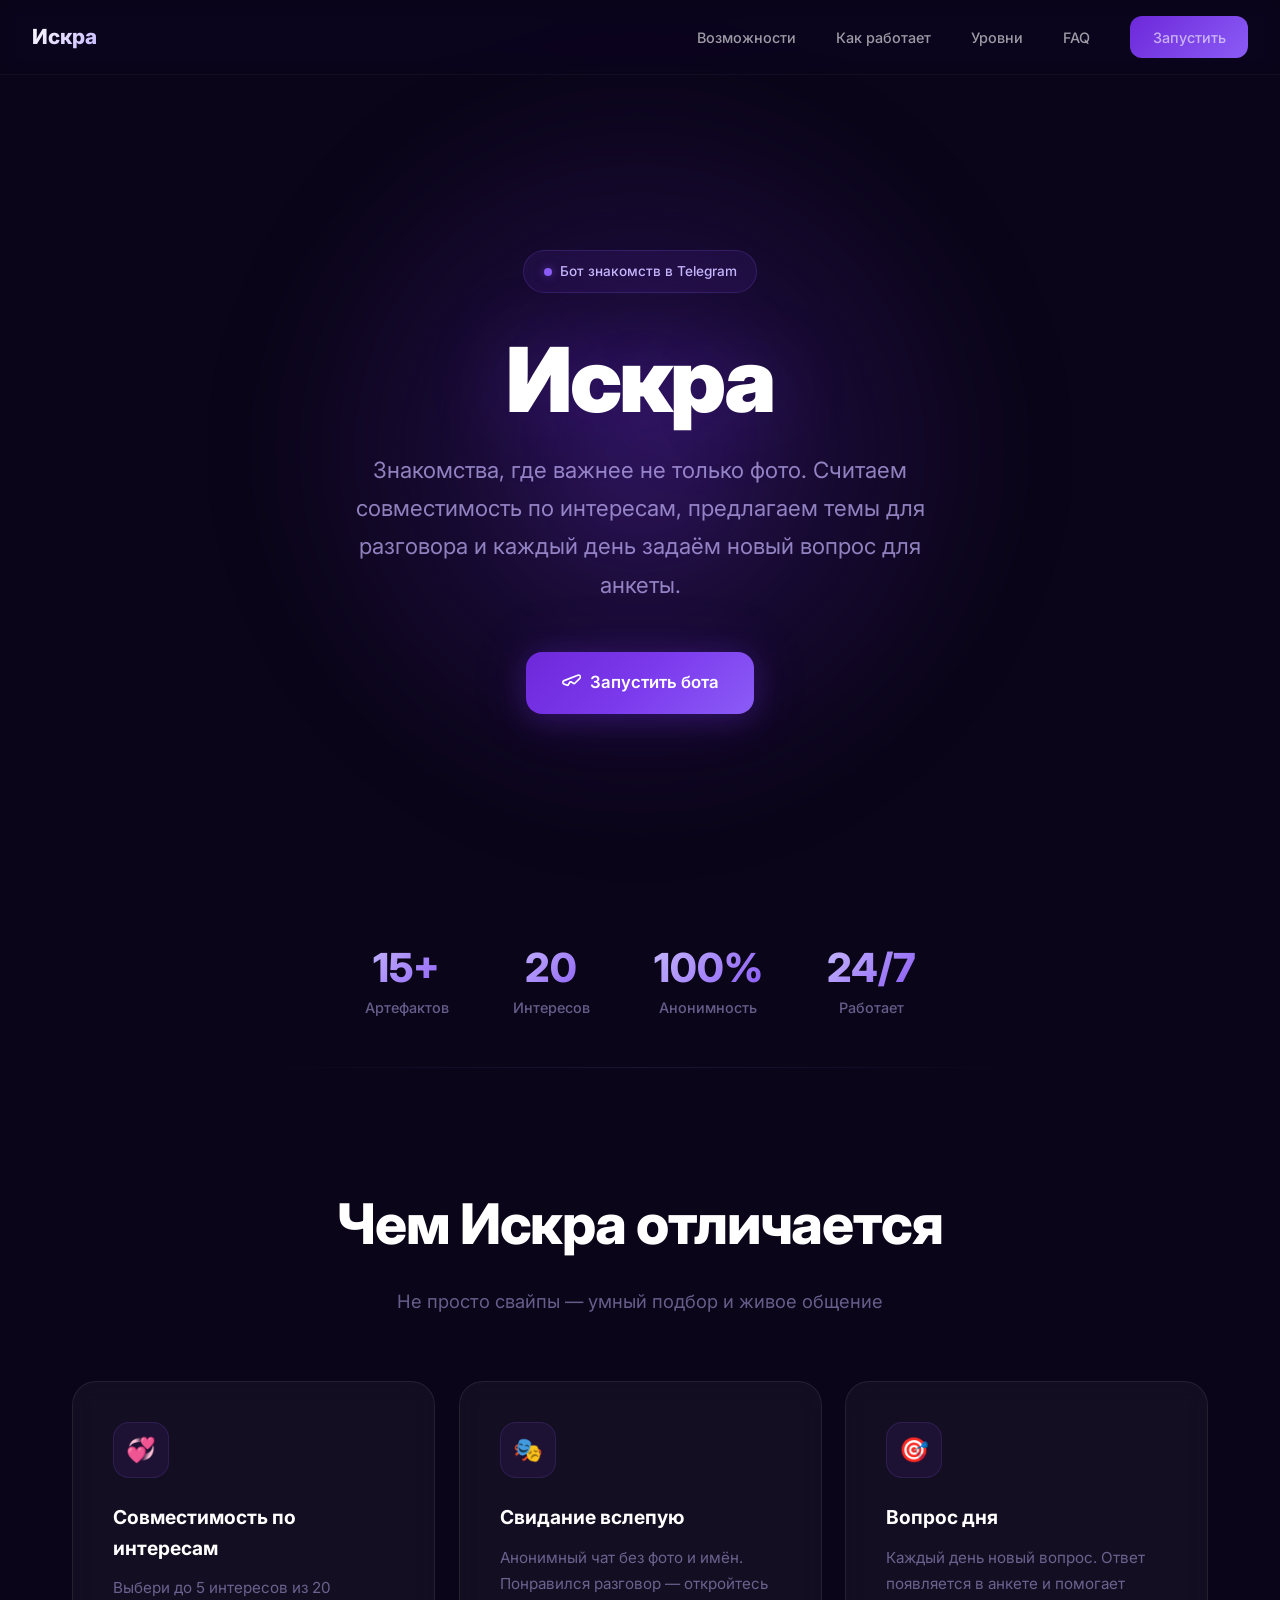
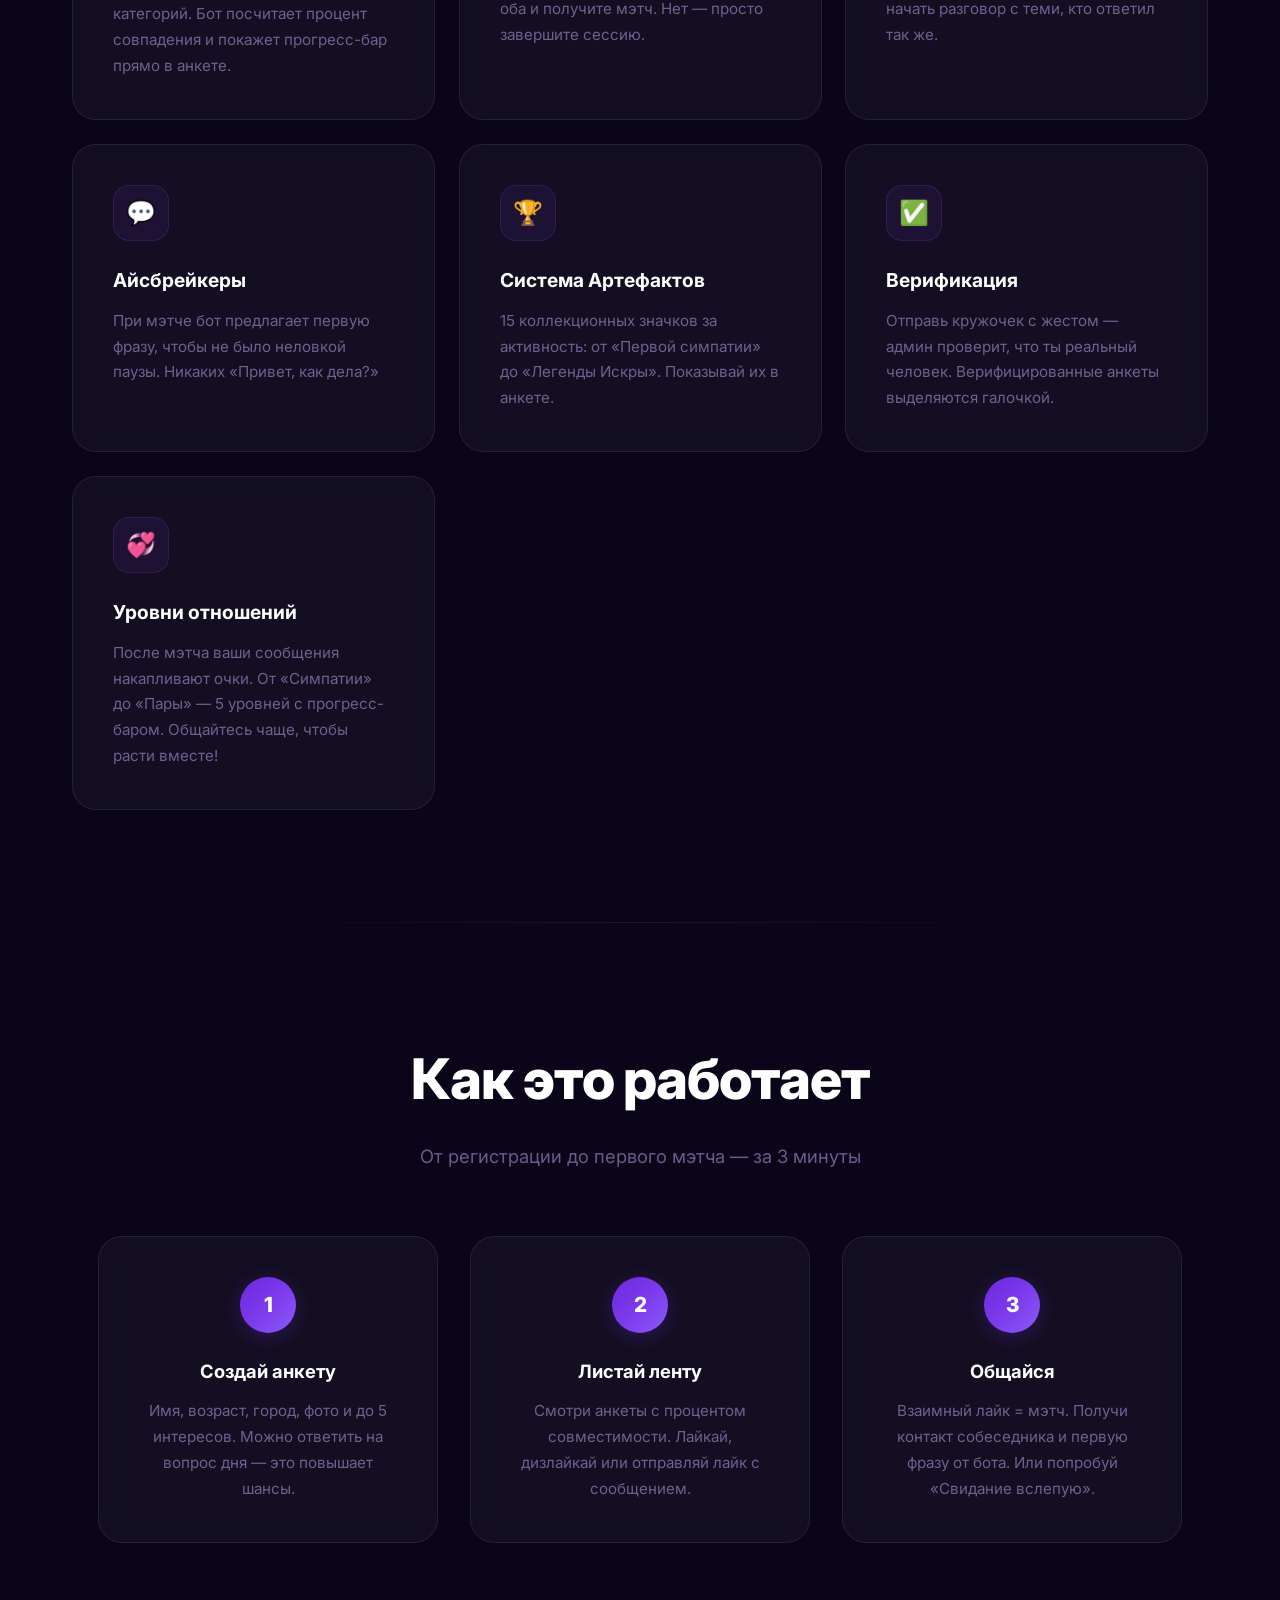
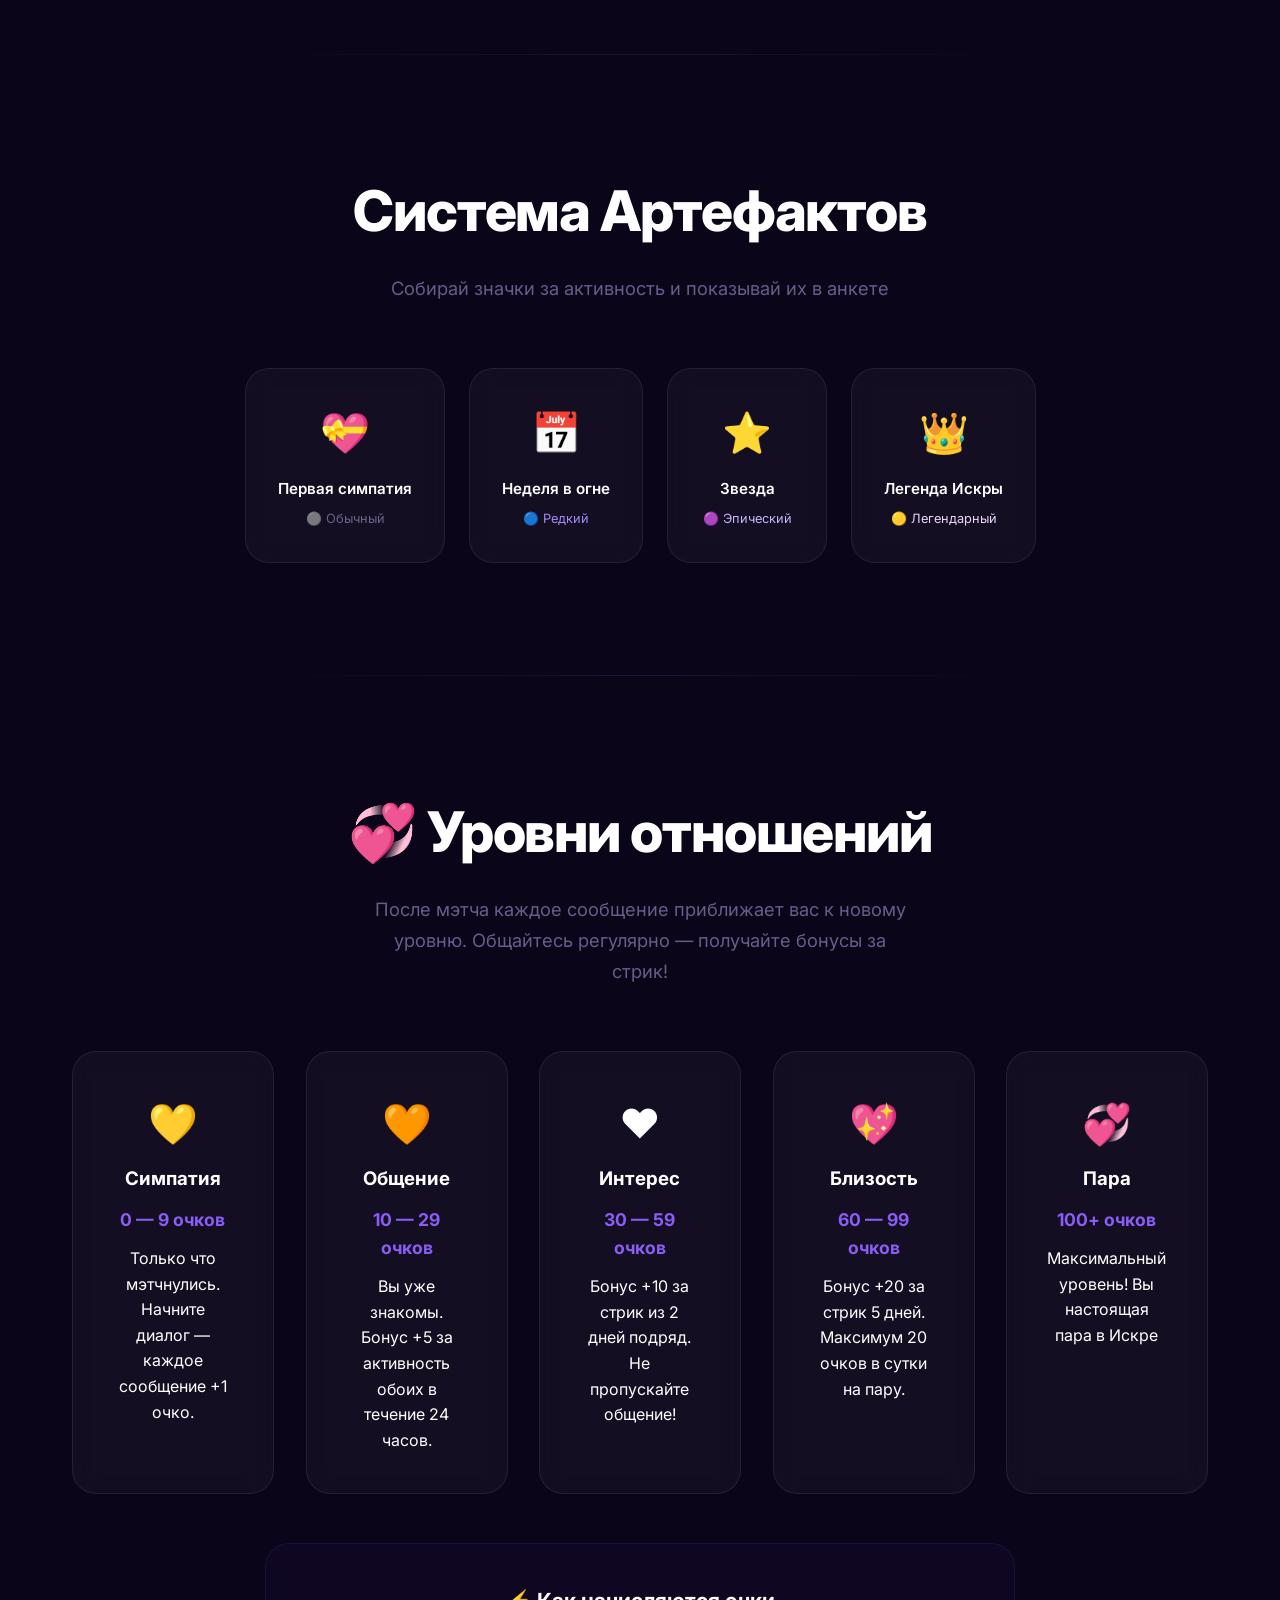
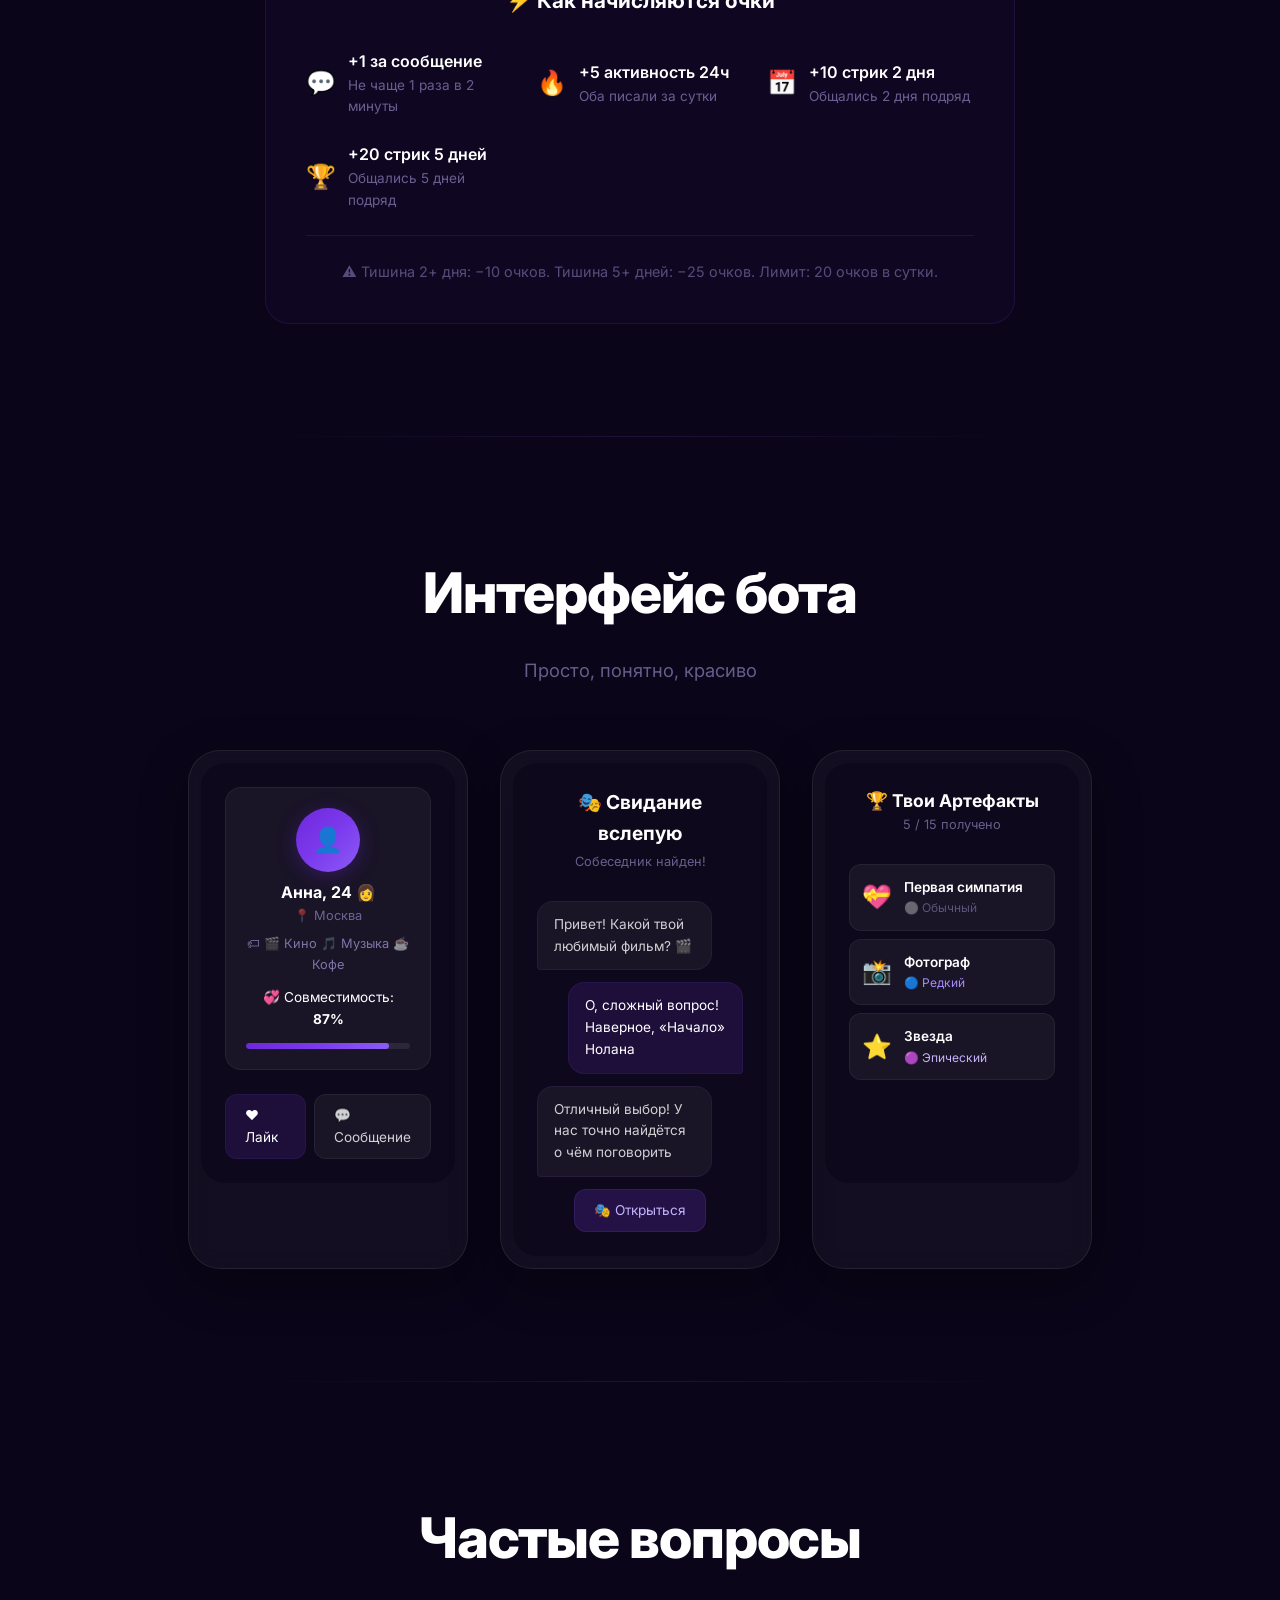
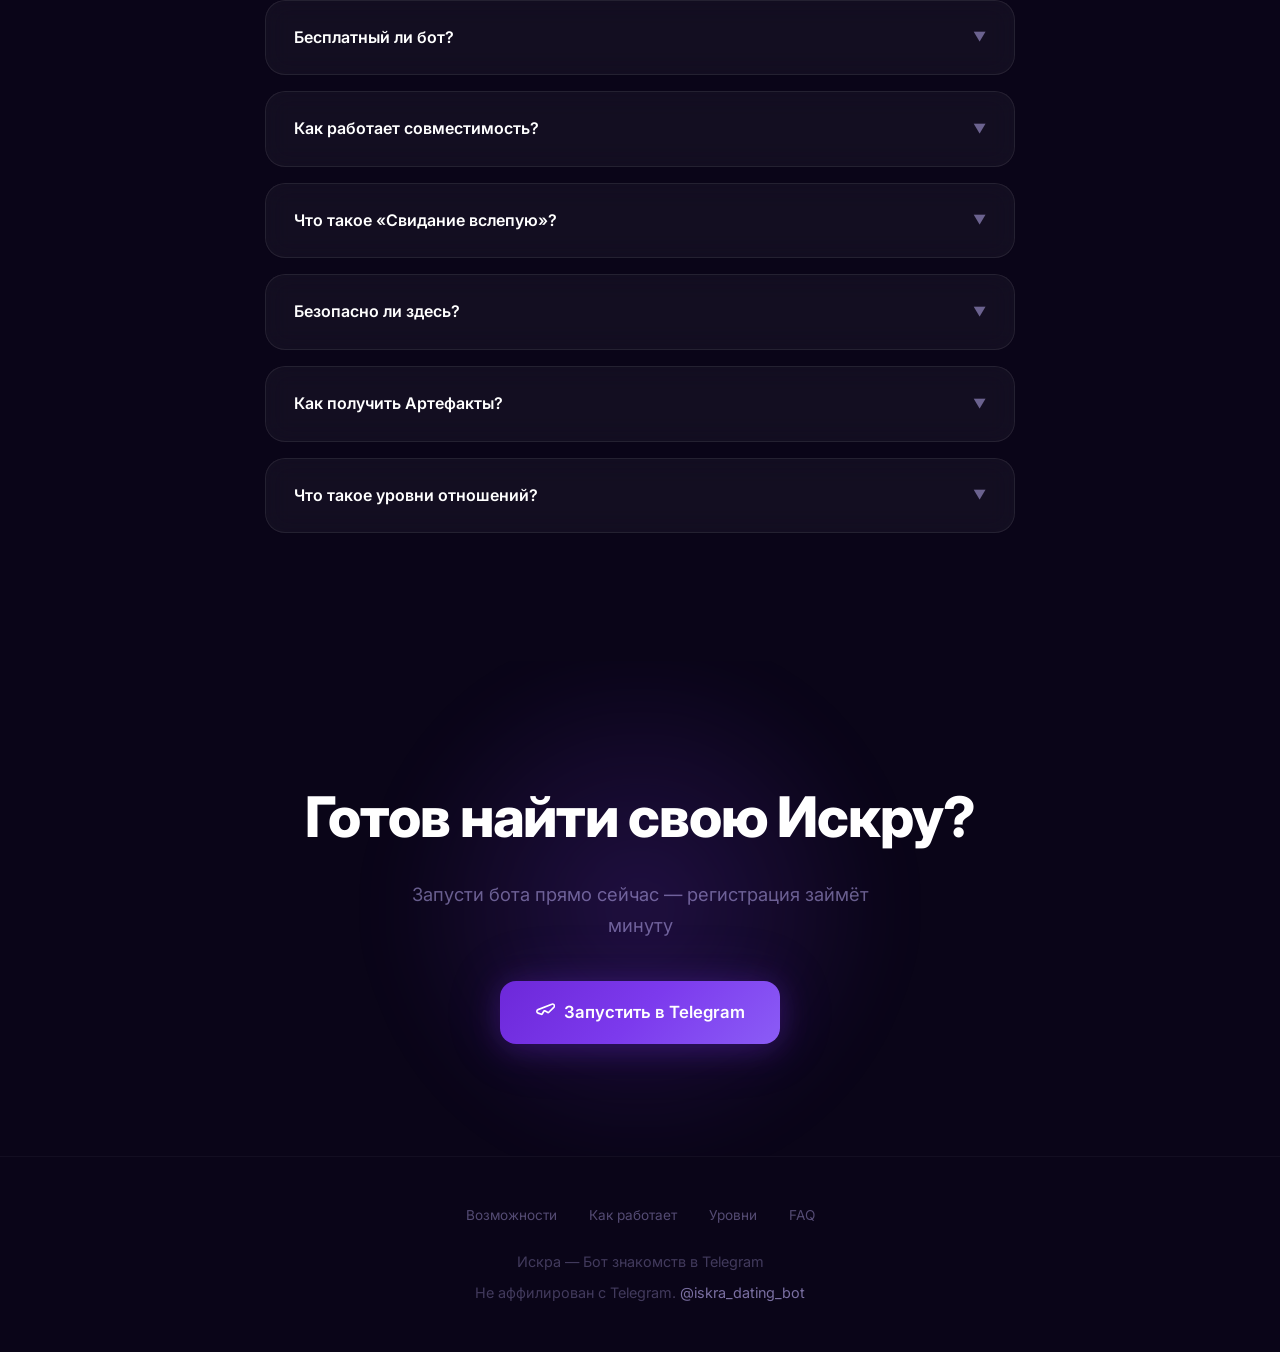
<file: index (2).html>
<!DOCTYPE html>
<html lang="ru">
<head>
    <meta charset="UTF-8">
    <meta name="viewport" content="width=device-width, initial-scale=1.0">
    <title>Искра — Бот знакомств в Telegram</title>
    <link rel="preconnect" href="https://fonts.googleapis.com">
    <link href="https://fonts.googleapis.com/css2?family=Inter:wght@300;400;500;600;700;800;900&display=swap" rel="stylesheet">
    <style>
        * { margin: 0; padding: 0; box-sizing: border-box; }

        html { scroll-behavior: smooth; }

        body {
            font-family: 'Inter', -apple-system, BlinkMacSystemFont, sans-serif;
            background: #0a0518;
            color: #fff;
            line-height: 1.6;
            overflow-x: hidden;
            -webkit-font-smoothing: antialiased;
            -moz-osx-font-smoothing: grayscale;
        }

        /* ===== NAVBAR ===== */
        .navbar {
            position: fixed;
            top: 0; left: 0; right: 0;
            z-index: 1000;
            padding: 1rem 2rem;
            display: flex;
            align-items: center;
            justify-content: space-between;
            backdrop-filter: blur(12px) saturate(180%);
            -webkit-backdrop-filter: blur(12px) saturate(180%);
            background: rgba(10, 5, 24, 0.6);
            border-bottom: 1px solid rgba(255,255,255,0.04);
            transition: all 0.4s ease;
        }
        .navbar.scrolled {
            background: rgba(10, 5, 24, 0.9);
        }
        .nav-logo {
            font-weight: 800;
            font-size: 1.3rem;
            background: linear-gradient(135deg, #fff 0%, #C4B5FD 100%);
            -webkit-background-clip: text;
            -webkit-text-fill-color: transparent;
            background-clip: text;
        }
        .nav-links {
            display: flex;
            gap: 2.5rem;
            align-items: center;
        }
        .nav-links a {
            color: rgba(255,255,255,0.6);
            text-decoration: none;
            font-size: 0.9rem;
            font-weight: 500;
            transition: color 0.3s ease;
            position: relative;
        }
        .nav-links a:hover {
            color: #C4B5FD;
        }
        .nav-links a::after {
            content: '';
            position: absolute;
            bottom: -4px; left: 0;
            width: 0; height: 1.5px;
            background: linear-gradient(90deg, #7C3AED, #8B5CF6);
            transition: width 0.3s ease;
        }
        .nav-links a:hover::after {
            width: 100%;
        }
        .nav-cta {
            padding: 0.6rem 1.4rem;
            border-radius: 12px;
            background: linear-gradient(135deg, #6D28D9, #8B5CF6);
            color: #fff;
            font-weight: 600;
            font-size: 0.85rem;
            text-decoration: none;
            transition: all 0.3s ease;
            border: none;
        }
        .nav-cta:hover {
            transform: translateY(-1px);
            box-shadow: 0 4px 20px rgba(124,58,237,0.4);
        }

        /* ===== BACKGROUND ORBS ===== */
        /* ===== HERO ===== */
        .hero {
            min-height: 100vh;
            display: flex;
            flex-direction: column;
            align-items: center;
            justify-content: center;
            text-align: center;
            padding: 8rem 2rem 4rem;
            position: relative;
            z-index: 2;
        }
        .hero-glow {
            position: absolute;
            top: 50%; left: 50%;
            transform: translate(-50%, -50%);
            width: 800px; height: 800px;
            background: radial-gradient(circle, rgba(124,58,237,0.35) 0%, rgba(109,40,217,0.15) 30%, transparent 70%);
            filter: blur(40px);
            pointer-events: none;
            z-index: 0;
            animation: heroGlowPulse 8s ease-in-out infinite;
        }
        @keyframes heroGlowPulse {
            0%, 100% { opacity: 0.8; }
            50% { opacity: 1; }
        }
        .hero-content { position: relative; z-index: 1; max-width: 850px; }

        .badge {
            display: inline-flex;
            align-items: center;
            gap: 0.5rem;
            background: rgba(124,58,237,0.1);
            border: 1px solid rgba(139,92,246,0.2);
            color: #C4B5FD;
            padding: 0.6rem 1.2rem;
            border-radius: 100px;
            font-size: 0.85rem;
            font-weight: 500;
            margin-bottom: 2.5rem;
            animation: fadeInDown 0.8s ease;
            backdrop-filter: blur(10px);
        }
        .badge-dot {
            width: 8px; height: 8px;
            background: #8B5CF6;
            border-radius: 50%;
            animation: pulse 2s infinite;
            box-shadow: 0 0 10px rgba(139,92,246,0.5);
        }
        @keyframes pulse {
            0%, 100% { opacity: 1; transform: scale(1); }
            50% { opacity: 0.5; transform: scale(1.3); }
        }

        .hero h1 {
            font-size: clamp(3rem, 7vw, 6rem);
            font-weight: 900;
            line-height: 1.05;
            margin-bottom: 1.5rem;
            color: #fff;
            letter-spacing: -0.03em;
            animation: fadeInUp 0.8s ease 0.2s both;
            text-shadow: 0 0 80px rgba(124,58,237,0.3);
        }
        .hero p {
            font-size: clamp(1.1rem, 2.5vw, 1.4rem);
            color: rgba(196,181,253,0.7);
            max-width: 600px;
            margin: 0 auto 3rem;
            animation: fadeInUp 0.8s ease 0.4s both;
            font-weight: 400;
            line-height: 1.7;
        }

        .cta-group {
            display: flex;
            gap: 1rem;
            justify-content: center;
            flex-wrap: wrap;
            animation: fadeInUp 0.8s ease 0.6s both;
        }

        .btn {
            display: inline-flex;
            align-items: center;
            gap: 0.6rem;
            padding: 1.1rem 2.2rem;
            border-radius: 16px;
            font-size: 1.05rem;
            font-weight: 600;
            text-decoration: none;
            transition: all 0.4s cubic-bezier(0.4, 0, 0.2, 1);
            cursor: pointer;
            border: none;
            position: relative;
            overflow: hidden;
        }
        .btn-primary {
            background: linear-gradient(135deg, #6D28D9, #7C3AED, #8B5CF6);
            color: #fff;
            box-shadow: 0 4px 30px rgba(109,40,217,0.3), 0 0 60px rgba(124,58,237,0.15);
        }
        .btn-primary:hover {
            transform: translateY(-3px) scale(1.02);
            box-shadow: 0 8px 40px rgba(109,40,217,0.5), 0 0 80px rgba(139,92,246,0.25), 0 0 120px rgba(167,139,250,0.1);
        }
        .btn-primary:active {
            transform: translateY(-1px) scale(0.98);
        }
        .btn-secondary {
            background: rgba(255,255,255,0.04);
            color: #fff;
            border: 1px solid rgba(255,255,255,0.08);
            backdrop-filter: blur(10px);
        }
        .btn-secondary:hover {
            background: rgba(124,58,237,0.1);
            border-color: rgba(139,92,246,0.25);
            transform: translateY(-2px);
            box-shadow: 0 4px 20px rgba(124,58,237,0.15);
        }

        /* ===== STATS BAR ===== */
        .stats-bar {
            display: flex;
            justify-content: center;
            gap: 4rem;
            padding: 3rem 2rem;
            position: relative;
            z-index: 2;
            flex-wrap: wrap;
        }
        .stat-item { text-align: center; }
        .stat-num {
            font-size: 2.5rem;
            font-weight: 800;
            color: #fff;
            line-height: 1;
            background: linear-gradient(135deg, #C4B5FD 0%, #8B5CF6 100%);
            -webkit-background-clip: text;
            -webkit-text-fill-color: transparent;
            background-clip: text;
        }
        .stat-label { 
            color: rgba(196,181,253,0.5); 
            font-size: 0.9rem; 
            margin-top: 0.5rem;
            font-weight: 500;
        }

        /* ===== SECTIONS ===== */
        .section {
            contain: layout style; 
            padding: 7rem 2rem; 
            max-width: 1200px; 
            margin: 0 auto; 
            position: relative;
            z-index: 2;
        }
        .section-divider {
            height: 1px;
            background: linear-gradient(90deg, transparent, rgba(139,92,246,0.15), transparent);
            margin: 0 auto;
            max-width: 800px;
        }

        .section-title {
            text-align: center;
            font-size: clamp(2rem, 4.5vw, 3.5rem);
            font-weight: 800;
            margin-bottom: 1rem;
            color: #fff;
            letter-spacing: -0.02em;
        }
        .section-subtitle {
            text-align: center;
            color: rgba(196,181,253,0.5);
            font-size: 1.15rem;
            max-width: 550px;
            margin: 0 auto 4rem;
            font-weight: 400;
            line-height: 1.7;
        }

        /* ===== FEATURE CARDS ===== */
        .features-grid {
            display: grid;
            grid-template-columns: repeat(auto-fit, minmax(320px, 1fr));
            gap: 1.5rem;
        }
        .feature-card {
            will-change: transform;
            transform: translateZ(0);
            background: rgba(255,255,255,0.04);
            border: 1px solid rgba(255,255,255,0.08);
            border-radius: 24px;
            padding: 2.5rem;
            transition: all 0.5s cubic-bezier(0.4, 0, 0.2, 1);
            backdrop-filter: blur(12px);
            -webkit-backdrop-filter: blur(12px);
            position: relative;
            overflow: hidden;
        }
        .feature-card::before {
            content: '';
            position: absolute;
            top: 0; left: 0; right: 0;
            height: 1px;
            background: linear-gradient(90deg, transparent, rgba(139,92,246,0.3), transparent);
            opacity: 0;
            transition: opacity 0.5s ease;
        }
        .feature-card:hover {
            background: rgba(255,255,255,0.06);
            border-color: rgba(139,92,246,0.2);
            transform: translateY(-8px);
            box-shadow: 0 12px 40px rgba(0,0,0,0.25);
        }
        .feature-card:hover::before {
            opacity: 1;
        }
        .feature-icon {
            width: 56px; height: 56px;
            border-radius: 16px;
            display: flex;
            align-items: center;
            justify-content: center;
            font-size: 1.5rem;
            margin-bottom: 1.5rem;
            background: rgba(124,58,237,0.1);
            border: 1px solid rgba(139,92,246,0.15);
        }
        .feature-card h3 {
            font-size: 1.2rem;
            font-weight: 700;
            margin-bottom: 0.75rem;
            color: #fff;
        }
        .feature-card p { 
            color: rgba(196,181,253,0.5); 
            font-size: 0.95rem; 
            line-height: 1.7;
        }

        /* ===== STEPS ===== */
        .steps {
            display: flex;
            gap: 2rem;
            justify-content: center;
            flex-wrap: wrap;
            margin-top: 2rem;
        }
        .step {
            will-change: transform;
            transform: translateZ(0);
            flex: 1;
            min-width: 280px;
            max-width: 340px;
            text-align: center;
            padding: 2.5rem;
            background: rgba(255,255,255,0.04);
            border: 1px solid rgba(255,255,255,0.08);
            border-radius: 24px;
            backdrop-filter: blur(12px);
            -webkit-backdrop-filter: blur(12px);
            transition: all 0.5s cubic-bezier(0.4, 0, 0.2, 1);
        }
        .step:hover {
            transform: translateY(-6px);
            border-color: rgba(139,92,246,0.2);
            box-shadow: 0 12px 40px rgba(0,0,0,0.2);
        }
        .step-num {
            width: 56px; height: 56px;
            border-radius: 50%;
            background: linear-gradient(135deg, #6D28D9, #7C3AED, #8B5CF6);
            display: flex;
            align-items: center;
            justify-content: center;
            font-weight: 800;
            font-size: 1.3rem;
            margin: 0 auto 1.5rem;
            color: #fff;
            box-shadow: 0 4px 20px rgba(109,40,217,0.3);
        }
        .step h3 { 
            font-size: 1.15rem; 
            margin-bottom: 0.75rem; 
            color: #fff;
            font-weight: 700;
        }
        .step p { 
            color: rgba(196,181,253,0.5); 
            font-size: 0.95rem;
            line-height: 1.7;
        }

        /* ===== BADGES SHOWCASE ===== */
        .badges-showcase {
            display: flex;
            gap: 1.5rem;
            justify-content: center;
            flex-wrap: wrap;
            margin-top: 2rem;
        }
        .badge-item {
            will-change: transform;
            transform: translateZ(0);
            background: rgba(255,255,255,0.04);
            border: 1px solid rgba(255,255,255,0.08);
            border-radius: 24px;
            padding: 2rem;
            text-align: center;
            min-width: 160px;
            transition: all 0.5s cubic-bezier(0.4, 0, 0.2, 1);
            backdrop-filter: blur(12px);
            -webkit-backdrop-filter: blur(12px);
        }
        .badge-item:hover { 
            transform: scale(1.05) translateY(-4px); 
            border-color: rgba(139,92,246,0.25);
            box-shadow: 0 10px 30px rgba(0,0,0,0.2);
        }
        .badge-emoji { font-size: 2.5rem; margin-bottom: 0.75rem; }
        .badge-name { font-weight: 600; font-size: 0.95rem; color: #fff; }
        .badge-rarity {
            font-size: 0.8rem;
            margin-top: 0.5rem;
        }
        .r-common { color: rgba(196,181,253,0.5); }
        .r-rare { color: #A78BFA; }
        .r-epic { color: #C4B5FD; }
        .r-legendary { color: #E9D5FF; }

        /* ===== LEVELS CARDS ===== */
        .level-card {
            will-change: transform;
            transform: translateZ(0);
            background: rgba(255,255,255,0.04);
            border: 1px solid rgba(255,255,255,0.08);
            border-radius: 24px;
            padding: 2.5rem;
            text-align: center;
            flex: 1;
            min-width: 200px;
            max-width: 220px;
            backdrop-filter: blur(12px);
            -webkit-backdrop-filter: blur(12px);
            transition: all 0.5s cubic-bezier(0.4, 0, 0.2, 1);
        }
        .level-card:hover {
            transform: translateY(-6px);
            border-color: rgba(139,92,246,0.2);
            box-shadow: 0 12px 40px rgba(0,0,0,0.2);
        }
        .level-points {
            color: #8B5CF6;
            font-weight: 700;
            font-size: 1.1rem;
            margin: 0.75rem 0;
        }

        /* ===== POINTS INFO BOX ===== */
        .points-box {
            max-width: 750px;
            margin: 3rem auto 0;
            background: rgba(124,58,237,0.05);
            border: 1px solid rgba(139,92,246,0.12);
            border-radius: 24px;
            padding: 2.5rem;
            backdrop-filter: blur(12px);
            -webkit-backdrop-filter: blur(12px);
        }
        .points-box h3 {
            text-align: center;
            margin-bottom: 2rem;
            color: #fff;
            font-size: 1.3rem;
        }
        .points-grid {
            display: grid;
            grid-template-columns: repeat(auto-fit, minmax(200px, 1fr));
            gap: 1.5rem;
        }
        .point-item {
            display: flex;
            align-items: center;
            gap: 0.75rem;
        }
        .point-item span { font-size: 1.5rem; }
        .point-item div div:first-child { font-weight: 600; color: #fff; }
        .point-item div div:last-child { color: rgba(196,181,253,0.5); font-size: 0.85rem; }
        .points-warning {
            margin-top: 1.5rem;
            padding-top: 1.5rem;
            border-top: 1px solid rgba(255,255,255,0.06);
            text-align: center;
            color: rgba(196,181,253,0.4);
            font-size: 0.9rem;
        }

        /* ===== SCREENSHOTS ===== */
        .screenshots {
            display: flex;
            gap: 2rem;
            justify-content: center;
            flex-wrap: wrap;
            margin-top: 3rem;
        }
        .phone-mockup {
            will-change: transform;
            transform: translateZ(0);
            width: 280px;
            background: rgba(255,255,255,0.04);
            border-radius: 32px;
            padding: 12px;
            border: 1px solid rgba(255,255,255,0.08);
            box-shadow: 0 16px 50px rgba(0,0,0,0.3);
            backdrop-filter: blur(12px);
            -webkit-backdrop-filter: blur(12px);
            transition: all 0.5s cubic-bezier(0.4, 0, 0.2, 1);
        }
        .phone-mockup:hover {
            transform: translateY(-10px);
            box-shadow: 0 20px 60px rgba(0,0,0,0.3);
        }
        .phone-screen {
            background: rgba(10,5,24,0.6);
            border-radius: 24px;
            padding: 1.5rem;
            min-height: 420px;
            display: flex;
            flex-direction: column;
            gap: 0.75rem;
        }
        .chat-bubble {
            background: rgba(124,58,237,0.15);
            border-radius: 16px 16px 4px 16px;
            padding: 0.75rem 1rem;
            font-size: 0.85rem;
            max-width: 85%;
            align-self: flex-end;
            color: #fff;
            border: 1px solid rgba(139,92,246,0.1);
        }
        .chat-bubble.in {
            background: rgba(255,255,255,0.05);
            border-radius: 16px 16px 16px 4px;
            align-self: flex-start;
            color: rgba(255,255,255,0.8);
        }
        .profile-card {
            background: rgba(255,255,255,0.05);
            border-radius: 16px;
            padding: 1.25rem;
            text-align: center;
            border: 1px solid rgba(255,255,255,0.06);
        }
        .profile-avatar {
            width: 64px; height: 64px;
            border-radius: 50%;
            background: linear-gradient(135deg, #6D28D9, #7C3AED, #8B5CF6);
            margin: 0 auto 0.5rem;
            display: flex;
            align-items: center;
            justify-content: center;
            font-size: 1.5rem;
            box-shadow: 0 4px 20px rgba(109,40,217,0.3);
        }
        .compat-bar {
            height: 6px;
            background: rgba(255,255,255,0.08);
            border-radius: 3px;
            margin-top: 0.75rem;
            overflow: hidden;
        }
        .compat-fill {
            height: 100%;
            width: 87%;
            background: linear-gradient(90deg, #6D28D9, #7C3AED, #8B5CF6);
            border-radius: 3px;
            box-shadow: 0 0 10px rgba(124,58,237,0.3);
        }

        /* ===== FAQ ===== */
        .faq-list { max-width: 750px; margin: 0 auto; }
        .faq-item {
            background: rgba(255,255,255,0.04);
            border: 1px solid rgba(255,255,255,0.08);
            border-radius: 20px;
            margin-bottom: 1rem;
            overflow: hidden;
            backdrop-filter: blur(12px);
            -webkit-backdrop-filter: blur(12px);
            transition: all 0.3s ease;
        }
        .faq-item:hover {
            border-color: rgba(139,92,246,0.15);
        }
        .faq-question {
            padding: 1.5rem 1.75rem;
            font-weight: 600;
            cursor: pointer;
            display: flex;
            justify-content: space-between;
            align-items: center;
            transition: all 0.3s ease;
            color: #fff;
            font-size: 1rem;
        }
        .faq-question:hover { 
            background: rgba(124,58,237,0.04); 
        }
        .faq-answer {
            padding: 0 1.75rem 1.5rem;
            color: rgba(196,181,253,0.5);
            font-size: 0.95rem;
            line-height: 1.7;
            display: none;
        }
        .faq-item.active .faq-answer { display: block; }
        .faq-item.active .faq-toggle { transform: rotate(180deg); }
        .faq-toggle { 
            transition: transform 0.4s cubic-bezier(0.4, 0, 0.2, 1); 
            font-size: 0.8rem;
            color: rgba(196,181,253,0.5);
        }

        /* ===== CTA SECTION ===== */
        .cta-section {
            text-align: center;
            padding: 7rem 2rem;
            position: relative;
            z-index: 2;
            overflow: hidden;
        }
        .cta-section::before {
            content: '';
            position: absolute;
            top: 50%; left: 50%;
            transform: translate(-50%, -50%);
            width: 600px; height: 600px;
            background: radial-gradient(circle, rgba(124,58,237,0.2) 0%, transparent 60%);
            filter: blur(30px);
            pointer-events: none;
            
        }
        
        .cta-section h2 {
            font-size: clamp(2rem, 4.5vw, 3.5rem);
            font-weight: 800;
            margin-bottom: 1rem;
            color: #fff;
            position: relative;
            z-index: 1;
            letter-spacing: -0.02em;
        }
        .cta-section p {
            color: rgba(196,181,253,0.5);
            font-size: 1.15rem;
            max-width: 500px;
            margin: 0 auto 2.5rem;
            position: relative;
            z-index: 1;
            line-height: 1.7;
        }

        /* ===== FOOTER ===== */
        footer {
            text-align: center;
            padding: 3rem 2rem;
            color: rgba(196,181,253,0.3);
            font-size: 0.9rem;
            position: relative;
            z-index: 2;
            border-top: 1px solid rgba(255,255,255,0.04);
        }
        footer a { 
            color: rgba(196,181,253,0.6); 
            text-decoration: none;
            transition: color 0.3s ease;
        }
        footer a:hover { color: #C4B5FD; }
        .footer-links {
            display: flex;
            justify-content: center;
            gap: 2rem;
            margin-bottom: 1.5rem;
            flex-wrap: wrap;
        }
        .footer-links a {
            color: rgba(196,181,253,0.4);
            text-decoration: none;
            font-size: 0.85rem;
            transition: color 0.3s ease;
        }
        .footer-links a:hover { color: #C4B5FD; }

        /* ===== ANIMATIONS ===== */
        @keyframes fadeInUp {
            from { opacity: 0; transform: translateY(40px); }
            to { opacity: 1; transform: translateY(0); }
        }
        @keyframes fadeInDown {
            from { opacity: 0; transform: translateY(-30px); }
            to { opacity: 1; transform: translateY(0); }
        }

        /* Scroll reveal */
        .reveal {
            opacity: 0;
            transform: translateY(40px);
            transition: opacity 0.5s ease, transform 0.5s ease;
        }
        .reveal.visible {
            opacity: 1;
            transform: translateY(0);
        }

        /* ===== RESPONSIVE ===== */
        @media (max-width: 768px) {
            .navbar { padding: 0.8rem 1rem; }
            .nav-links { display: none; }
            .stats-bar { gap: 2rem; padding: 2rem 1rem; }
            .stat-num { font-size: 2rem; }
            .steps { flex-direction: column; align-items: center; }
            .step {
            will-change: transform;
            transform: translateZ(0); max-width: 100%; min-width: auto; width: 100%; }
            .section {
            contain: layout style; padding: 4rem 1.5rem; }
            .features-grid { grid-template-columns: 1fr; }
            .hero { padding: 7rem 1.5rem 3rem; }
        }
    </style>
</head>
<body>

    <!-- Background Effects -->




        
    <!-- Navbar -->
    <nav class="navbar">
        <div class="nav-logo">Искра</div>
        <div class="nav-links">
            <a href="#features">Возможности</a>
            <a href="#how-it-works">Как работает</a>
            <a href="#levels">Уровни</a>
            <a href="#faq">FAQ</a>
            <a href="https://t.me/iskraa777_bot" class="nav-cta" target="_blank">Запустить</a>
        </div>
    </nav>

    <!-- Hero -->
    <section class="hero">
        <div class="hero-glow"></div>
        <div class="hero-content">
            <div class="badge">
                <span class="badge-dot"></span>
                Бот знакомств в Telegram
            </div>
            <h1>Искра</h1>
            <p>Знакомства, где важнее не только фото. Считаем совместимость по интересам, предлагаем темы для разговора и каждый день задаём новый вопрос для анкеты.</p>
            <div class="cta-group">
                <a href="https://t.me/iskraa777_bot" class="btn btn-primary" target="_blank">
                    <svg width="20" height="20" viewBox="0 0 24 24" fill="none" stroke="currentColor" stroke-width="2" stroke-linecap="round" stroke-linejoin="round"><path d="M21.198 2.433a2.242 2.242 0 0 0-1.022.215l-16.5 6.498a2.25 2.25 0 0 0 .111 4.236l3.888 1.354a.75.75 0 0 0 .888-.296l2.208-3.622a.75.75 0 0 1 1.043-.233l3.62 2.088a.75.75 0 0 0 .888-.088l6.498-6.498a2.25 2.25 0 0 0-1.636-3.674z"/></svg>
                    Запустить бота
                </a>
            </div>
        </div>
    </section>

    <!-- Stats -->
    <div class="stats-bar">
        <div class="stat-item reveal">
            <div class="stat-num">15+</div>
            <div class="stat-label">Артефактов</div>
        </div>
        <div class="stat-item reveal">
            <div class="stat-num">20</div>
            <div class="stat-label">Интересов</div>
        </div>
        <div class="stat-item reveal">
            <div class="stat-num">100%</div>
            <div class="stat-label">Анонимность</div>
        </div>
        <div class="stat-item reveal">
            <div class="stat-num">24/7</div>
            <div class="stat-label">Работает</div>
        </div>
    </div>

    <div class="section-divider"></div>

    <!-- Features -->
    <section class="section" id="features">
        <h2 class="section-title reveal">Чем Искра отличается</h2>
        <p class="section-subtitle reveal">Не просто свайпы — умный подбор и живое общение</p>
        <div class="features-grid">
            <div class="feature-card reveal">
                <div class="feature-icon">💞</div>
                <h3>Совместимость по интересам</h3>
                <p>Выбери до 5 интересов из 20 категорий. Бот посчитает процент совпадения и покажет прогресс-бар прямо в анкете.</p>
            </div>
            <div class="feature-card reveal">
                <div class="feature-icon">🎭</div>
                <h3>Свидание вслепую</h3>
                <p>Анонимный чат без фото и имён. Понравился разговор — откройтесь оба и получите мэтч. Нет — просто завершите сессию.</p>
            </div>
            <div class="feature-card reveal">
                <div class="feature-icon">🎯</div>
                <h3>Вопрос дня</h3>
                <p>Каждый день новый вопрос. Ответ появляется в анкете и помогает начать разговор с теми, кто ответил так же.</p>
            </div>
            <div class="feature-card reveal">
                <div class="feature-icon">💬</div>
                <h3>Айсбрейкеры</h3>
                <p>При мэтче бот предлагает первую фразу, чтобы не было неловкой паузы. Никаких «Привет, как дела?»</p>
            </div>
            <div class="feature-card reveal">
                <div class="feature-icon">🏆</div>
                <h3>Система Артефактов</h3>
                <p>15 коллекционных значков за активность: от «Первой симпатии» до «Легенды Искры». Показывай их в анкете.</p>
            </div>
            <div class="feature-card reveal">
                <div class="feature-icon">✅</div>
                <h3>Верификация</h3>
                <p>Отправь кружочек с жестом — админ проверит, что ты реальный человек. Верифицированные анкеты выделяются галочкой.</p>
            </div>
            <div class="feature-card reveal">
                <div class="feature-icon">💞</div>
                <h3>Уровни отношений</h3>
                <p>После мэтча ваши сообщения накапливают очки. От «Симпатии» до «Пары» — 5 уровней с прогресс-баром. Общайтесь чаще, чтобы расти вместе!</p>
            </div>
        </div>
    </section>

    <div class="section-divider"></div>

    <!-- How it works -->
    <section class="section" id="how-it-works">
        <h2 class="section-title reveal">Как это работает</h2>
        <p class="section-subtitle reveal">От регистрации до первого мэтча — за 3 минуты</p>
        <div class="steps">
            <div class="step reveal">
                <div class="step-num">1</div>
                <h3>Создай анкету</h3>
                <p>Имя, возраст, город, фото и до 5 интересов. Можно ответить на вопрос дня — это повышает шансы.</p>
            </div>
            <div class="step reveal">
                <div class="step-num">2</div>
                <h3>Листай ленту</h3>
                <p>Смотри анкеты с процентом совместимости. Лайкай, дизлайкай или отправляй лайк с сообщением.</p>
            </div>
            <div class="step reveal">
                <div class="step-num">3</div>
                <h3>Общайся</h3>
                <p>Взаимный лайк = мэтч. Получи контакт собеседника и первую фразу от бота. Или попробуй «Свидание вслепую».</p>
            </div>
        </div>
    </section>

    <div class="section-divider"></div>

    <!-- Badges -->
    <section class="section">
        <h2 class="section-title reveal">Система Артефактов</h2>
        <p class="section-subtitle reveal">Собирай значки за активность и показывай их в анкете</p>
        <div class="badges-showcase reveal">
            <div class="badge-item">
                <div class="badge-emoji">💝</div>
                <div class="badge-name">Первая симпатия</div>
                <div class="badge-rarity r-common">⚪ Обычный</div>
            </div>
            <div class="badge-item">
                <div class="badge-emoji">📅</div>
                <div class="badge-name">Неделя в огне</div>
                <div class="badge-rarity r-rare">🔵 Редкий</div>
            </div>
            <div class="badge-item">
                <div class="badge-emoji">⭐</div>
                <div class="badge-name">Звезда</div>
                <div class="badge-rarity r-epic">🟣 Эпический</div>
            </div>
            <div class="badge-item">
                <div class="badge-emoji">👑</div>
                <div class="badge-name">Легенда Искры</div>
                <div class="badge-rarity r-legendary">🟡 Легендарный</div>
            </div>
        </div>
    </section>

    <div class="section-divider"></div>

    <!-- Уровни отношений -->
    <section class="section" id="levels">
        <h2 class="section-title reveal">💞 Уровни отношений</h2>
        <p class="section-subtitle reveal">После мэтча каждое сообщение приближает вас к новому уровню. Общайтесь регулярно — получайте бонусы за стрик!</p>

        <div class="steps" style="margin-top: 3rem;">
            <div class="level-card reveal">
                <div style="font-size: 2.5rem; margin-bottom: 0.5rem;">💛</div>
                <h3>Симпатия</h3>
                <div class="level-points">0 — 9 очков</div>
                <p>Только что мэтчнулись. Начните диалог — каждое сообщение +1 очко.</p>
            </div>
            <div class="level-card reveal">
                <div style="font-size: 2.5rem; margin-bottom: 0.5rem;">🧡</div>
                <h3>Общение</h3>
                <div class="level-points">10 — 29 очков</div>
                <p>Вы уже знакомы. Бонус +5 за активность обоих в течение 24 часов.</p>
            </div>
            <div class="level-card reveal">
                <div style="font-size: 2.5rem; margin-bottom: 0.5rem;">❤️</div>
                <h3>Интерес</h3>
                <div class="level-points">30 — 59 очков</div>
                <p>Бонус +10 за стрик из 2 дней подряд. Не пропускайте общение!</p>
            </div>
            <div class="level-card reveal">
                <div style="font-size: 2.5rem; margin-bottom: 0.5rem;">💖</div>
                <h3>Близость</h3>
                <div class="level-points">60 — 99 очков</div>
                <p>Бонус +20 за стрик 5 дней. Максимум 20 очков в сутки на пару.</p>
            </div>
            <div class="level-card reveal">
                <div style="font-size: 2.5rem; margin-bottom: 0.5rem;">💞</div>
                <h3>Пара</h3>
                <div class="level-points">100+ очков</div>
                <p>Максимальный уровень! Вы настоящая пара в Искре</p>
            </div>
        </div>

        <div class="points-box reveal">
            <h3>⚡ Как начисляются очки</h3>
            <div class="points-grid">
                <div class="point-item">
                    <span>💬</span>
                    <div>
                        <div>+1 за сообщение</div>
                        <div>Не чаще 1 раза в 2 минуты</div>
                    </div>
                </div>
                <div class="point-item">
                    <span>🔥</span>
                    <div>
                        <div>+5 активность 24ч</div>
                        <div>Оба писали за сутки</div>
                    </div>
                </div>
                <div class="point-item">
                    <span>📅</span>
                    <div>
                        <div>+10 стрик 2 дня</div>
                        <div>Общались 2 дня подряд</div>
                    </div>
                </div>
                <div class="point-item">
                    <span>🏆</span>
                    <div>
                        <div>+20 стрик 5 дней</div>
                        <div>Общались 5 дней подряд</div>
                    </div>
                </div>
            </div>
            <div class="points-warning">
                ⚠️ Тишина 2+ дня: −10 очков. Тишина 5+ дней: −25 очков. Лимит: 20 очков в сутки.
            </div>
        </div>
    </section>

    <div class="section-divider"></div>

    <!-- Interface Preview -->
    <section class="section">
        <h2 class="section-title reveal">Интерфейс бота</h2>
        <p class="section-subtitle reveal">Просто, понятно, красиво</p>
        <div class="screenshots reveal">
            <div class="phone-mockup">
                <div class="phone-screen">
                    <div class="profile-card">
                        <div class="profile-avatar">👤</div>
                        <div style="font-weight:700; color:#fff;">Анна, 24 👩</div>
                        <div style="color:rgba(196,181,253,0.5);font-size:0.8rem;">📍 Москва</div>
                        <div style="margin-top:0.5rem;font-size:0.8rem; color:rgba(196,181,253,0.6);">🏷 🎬 Кино 🎵 Музыка ☕ Кофе</div>
                        <div style="margin-top:0.75rem;font-size:0.85rem; color:#fff;">💞 Совместимость: <b>87%</b></div>
                        <div class="compat-bar"><div class="compat-fill"></div></div>
                    </div>
                    <div style="display:flex;gap:0.5rem;justify-content:center;margin-top:auto;">
                        <span style="background:rgba(124,58,237,0.15);padding:0.6rem 1.2rem;border-radius:12px;font-size:0.85rem; color:#fff; border:1px solid rgba(139,92,246,0.1);">❤️ Лайк</span>
                        <span style="background:rgba(255,255,255,0.05);padding:0.6rem 1.2rem;border-radius:12px;font-size:0.85rem; color:rgba(255,255,255,0.8); border:1px solid rgba(255,255,255,0.06);">💬 Сообщение</span>
                    </div>
                </div>
            </div>
            <div class="phone-mockup">
                <div class="phone-screen">
                    <div style="text-align:center;margin-bottom:1rem;">
                        <div style="font-size:1.2rem;font-weight:700; color:#fff;">🎭 Свидание вслепую</div>
                        <div style="color:rgba(196,181,253,0.5);font-size:0.8rem;margin-top:0.25rem;">Собеседник найден!</div>
                    </div>
                    <div class="chat-bubble in">Привет! Какой твой любимый фильм? 🎬</div>
                    <div class="chat-bubble">О, сложный вопрос! Наверное, «Начало» Нолана</div>
                    <div class="chat-bubble in">Отличный выбор! У нас точно найдётся о чём поговорить</div>
                    <div style="display:flex;gap:0.5rem;justify-content:center;margin-top:auto;">
                        <span style="background:rgba(124,58,237,0.2);color:#C4B5FD;padding:0.6rem 1.2rem;border-radius:12px;font-size:0.85rem; border:1px solid rgba(139,92,246,0.15);">🎭 Открыться</span>
                    </div>
                </div>
            </div>
            <div class="phone-mockup">
                <div class="phone-screen">
                    <div style="text-align:center;margin-bottom:1rem;">
                        <div style="font-size:1.1rem;font-weight:700; color:#fff;">🏆 Твои Артефакты</div>
                        <div style="color:rgba(196,181,253,0.5);font-size:0.8rem;">5 / 15 получено</div>
                    </div>
                    <div style="display:flex;flex-direction:column;gap:0.5rem;">
                        <div style="background:rgba(255,255,255,0.05);padding:0.75rem;border-radius:12px;display:flex;align-items:center;gap:0.75rem; border:1px solid rgba(255,255,255,0.06);">
                            <span style="font-size:1.5rem;">💝</span>
                            <div>
                                <div style="font-weight:600;font-size:0.85rem; color:#fff;">Первая симпатия</div>
                                <div style="color:rgba(196,181,253,0.4);font-size:0.75rem;">⚪ Обычный</div>
                            </div>
                        </div>
                        <div style="background:rgba(255,255,255,0.05);padding:0.75rem;border-radius:12px;display:flex;align-items:center;gap:0.75rem; border:1px solid rgba(255,255,255,0.06);">
                            <span style="font-size:1.5rem;">📸</span>
                            <div>
                                <div style="font-weight:600;font-size:0.85rem; color:#fff;">Фотограф</div>
                                <div style="color:#A78BFA;font-size:0.75rem;">🔵 Редкий</div>
                            </div>
                        </div>
                        <div style="background:rgba(255,255,255,0.05);padding:0.75rem;border-radius:12px;display:flex;align-items:center;gap:0.75rem; border:1px solid rgba(255,255,255,0.06);">
                            <span style="font-size:1.5rem;">⭐</span>
                            <div>
                                <div style="font-weight:600;font-size:0.85rem; color:#fff;">Звезда</div>
                                <div style="color:#C4B5FD;font-size:0.75rem;">🟣 Эпический</div>
                            </div>
                        </div>
                    </div>
                </div>
            </div>
        </div>
    </section>

    <div class="section-divider"></div>

    <!-- FAQ -->
    <section class="section" id="faq">
        <h2 class="section-title reveal">Частые вопросы</h2>
        <div class="faq-list reveal">
            <div class="faq-item">
                <div class="faq-question" onclick="this.parentElement.classList.toggle('active')">
                    Бесплатный ли бот?
                    <span class="faq-toggle">▼</span>
                </div>
                <div class="faq-answer">Да, базовый функционал полностью бесплатный. Листай анкеты, ставь лайки, общайся в анонимном чате — всё это доступно сразу после регистрации.</div>
            </div>
            <div class="faq-item">
                <div class="faq-question" onclick="this.parentElement.classList.toggle('active')">
                    Как работает совместимость?
                    <span class="faq-toggle">▼</span>
                </div>
                <div class="faq-answer">Алгоритм сравнивает ваши интересы по индексу Жаккара и добавляет бонус за 3+ совпадения. Результат — процент от 35 до 99%, который виден в каждой анкете.</div>
            </div>
            <div class="faq-item">
                <div class="faq-question" onclick="this.parentElement.classList.toggle('active')">
                    Что такое «Свидание вслепую»?
                    <span class="faq-toggle">▼</span>
                </div>
                <div class="faq-answer">Это анонимный чат, где вы общаетесь без фото и имён. Если оба нажмёте «Открыться» — увидите анкеты друг друга и попадёте в мэтчи. Если нет — просто завершите сессию.</div>
            </div>
            <div class="faq-item">
                <div class="faq-question" onclick="this.parentElement.classList.toggle('active')">
                    Безопасно ли здесь?
                    <span class="faq-toggle">▼</span>
                </div>
                <div class="faq-answer">Есть система жалоб: после 5 жалоб на пользователя он автоматически банится. Также работает верификация через видео-жест, чтобы отсеять фейки.</div>
            </div>
            <div class="faq-item">
                <div class="faq-question" onclick="this.parentElement.classList.toggle('active')">
                    Как получить Артефакты?
                    <span class="faq-toggle">▼</span>
                </div>
                <div class="faq-answer">Артефакты выдаются автоматически за достижения: первый лайк, первый мэтч, 7 дней активности подряд, 50 мэтчей и т.д. Всего 15 значков разной редкости.</div>
            </div>
            <div class="faq-item">
                <div class="faq-question" onclick="this.parentElement.classList.toggle('active')">
                    Что такое уровни отношений?
                    <span class="faq-toggle">▼</span>
                </div>
                <div class="faq-answer">После мэтча вы и ваш партнёр начинаете накапливать очки за сообщения. 5 уровней: от 💛 Симпатии (0 очков) до 💞 Пары (100+). Бонусы за ежедневное общение, штрафы за тишину. Максимум 20 очков в сутки. Уровень показывается в списке мэтчей по кнопке «💞 Уровень отношений».</div>
            </div>
        </div>
    </section>

    <!-- CTA -->
    <section class="cta-section">
        <h2 class="reveal">Готов найти свою Искру?</h2>
        <p class="reveal">Запусти бота прямо сейчас — регистрация займёт минуту</p>
        <div class="cta-group reveal">
            <a href="https://t.me/iskraa777_bot" class="btn btn-primary" target="_blank">
                <svg width="20" height="20" viewBox="0 0 24 24" fill="none" stroke="currentColor" stroke-width="2" stroke-linecap="round" stroke-linejoin="round"><path d="M21.198 2.433a2.242 2.242 0 0 0-1.022.215l-16.5 6.498a2.25 2.25 0 0 0 .111 4.236l3.888 1.354a.75.75 0 0 0 .888-.296l2.208-3.622a.75.75 0 0 1 1.043-.233l3.62 2.088a.75.75 0 0 0 .888-.088l6.498-6.498a2.25 2.25 0 0 0-1.636-3.674z"/></svg>
                Запустить в Telegram
            </a>
        </div>
    </section>

    <!-- Footer -->
    <footer>
        <div class="footer-links">
            <a href="#features">Возможности</a>
            <a href="#how-it-works">Как работает</a>
            <a href="#levels">Уровни</a>
            <a href="#faq">FAQ</a>
        </div>
        <p>Искра — Бот знакомств в Telegram</p>
        <p style="margin-top:0.5rem;">Не аффилирован с Telegram. <a href="https://t.me/iskraa777_bot" target="_blank">@iskra_dating_bot</a></p>
    </footer>

    <script>
        // Scroll reveal
        const observer = new IntersectionObserver((entries) => {
            entries.forEach(entry => {
                if (entry.isIntersecting) {
                    entry.target.classList.add('visible');
                }
            });
        }, { threshold: 0.1 });

        document.querySelectorAll('.reveal').forEach(el => observer.observe(el));

        // Navbar scroll effect
        window.addEventListener('scroll', () => {
            const navbar = document.querySelector('.navbar');
            if (window.scrollY > 50) {
                navbar.classList.add('scrolled');
            } else {
                navbar.classList.remove('scrolled');
            }
        });
    </script>
</body>
</html>
</file>
<file: styles.css>
:root {
  --primary: #C2187A;
  --primary-light: #E674B9;
  --primary-dark: #8B0F5A;
  --secondary: #F5E8F2;
  --secondary-light: #FDF0F9;
  --text-dark: #4A223A;
  --text-medium: #6B3D5A;
  --text-light: #9B7A8A;
  --bg-white: #FFFFFF;
  --bg-light: #FAF9FE;
  --bg-cream: #FDFBFC;
  --gray-light: #F0F0F0;
  --gray-medium: #DCDCDC;
  --shadow-sm: 0 1px 3px rgba(74,34,58,.08);
  --shadow-md: 0 4px 20px rgba(74,34,58,.1);
  --shadow-lg: 0 10px 40px rgba(74,34,58,.12);
  --radius-sm: 8px;
  --radius-md: 16px;
  --radius-lg: 24px;
  --radius-xl: 32px;
  --transition: all .3s cubic-bezier(.4,0,.2,1);
  --font-heading: 'Cormorant Garamond', serif;
  --font-body: 'Montserrat', sans-serif;
}

* { margin: 0; padding: 0; box-sizing: border-box; }
html { scroll-behavior: smooth; }
body { font-family: var(--font-body); color: var(--text-dark); background: var(--bg-white); line-height: 1.6; overflow-x: hidden; }
a { color: inherit; text-decoration: none; }
ul { list-style: none; }

.container { width: 100%; max-width: 1280px; margin: 0 auto; padding: 0 24px; }
@media(max-width:768px) { .container { padding: 0 16px; } }

.section-header { text-align: center; margin-bottom: 56px; }
.section-label { display: inline-block; font-size: 12px; font-weight: 600; letter-spacing: 3px; text-transform: uppercase; color: var(--primary); margin-bottom: 12px; }
.section-title { font-family: var(--font-heading); font-size: clamp(32px, 5vw, 48px); font-weight: 600; color: var(--text-dark); margin-bottom: 16px; line-height: 1.2; }
.section-desc { font-size: 16px; color: var(--text-light); max-width: 500px; margin: 0 auto; }

.btn { display: inline-flex; align-items: center; justify-content: center; gap: 8px; padding: 14px 28px; font-family: var(--font-body); font-size: 14px; font-weight: 600; border-radius: var(--radius-md); cursor: pointer; transition: var(--transition); border: none; white-space: nowrap; }
.btn-primary { background: var(--primary); color: #fff; box-shadow: 0 4px 16px rgba(194,24,122,.3); }
.btn-primary:hover { background: var(--primary-dark); transform: translateY(-2px); box-shadow: 0 6px 24px rgba(194,24,122,.4); }
.btn-outline { background: transparent; color: var(--primary); border: 2px solid var(--primary); }
.btn-outline:hover { background: var(--primary); color: #fff; transform: translateY(-2px); }
.btn-sm { padding: 10px 20px; font-size: 13px; }

.scroll-top { position: fixed; bottom: 24px; right: 24px; width: 44px; height: 44px; border-radius: 50%; background: var(--primary); color: #fff; display: flex; align-items: center; justify-content: center; cursor: pointer; opacity: 0; visibility: hidden; transform: translateY(20px); transition: var(--transition); z-index: 100; box-shadow: var(--shadow-md); font-size: 20px; }
.scroll-top.visible { opacity: 1; visibility: visible; transform: translateY(0); }

/* ========== NAVBAR ========== */
.navbar { position: fixed; top: 0; left: 0; right: 0; z-index: 1000; background: rgba(255,255,255,.92); backdrop-filter: blur(20px); border-bottom: 1px solid rgba(194,24,122,.08); transition: var(--transition); }
.navbar.scrolled { box-shadow: var(--shadow-sm); }
.nav-container { max-width: 1280px; margin: 0 auto; padding: 0 24px; display: flex; align-items: center; justify-content: space-between; height: 72px; }
.logo { display: flex; align-items: center; gap: 10px; }
.logo-icon { width: 40px; height: 40px; }
.logo-text { font-family: var(--font-heading); font-size: 24px; font-weight: 600; color: var(--text-dark); letter-spacing: .5px; }

.nav-links { display: flex; align-items: center; gap: 32px; }
.nav-links a { font-size: 14px; font-weight: 500; color: var(--text-medium); transition: var(--transition); position: relative; padding: 4px 0; }
.nav-links a::after { content: ''; position: absolute; bottom: 0; left: 0; width: 0; height: 2px; background: var(--primary); border-radius: 2px; transition: var(--transition); }
.nav-links a:hover, .nav-links a.active { color: var(--primary); }
.nav-links a:hover::after, .nav-links a.active::after { width: 100%; }

.nav-actions { display: flex; align-items: center; gap: 12px; }
.cart-btn { width: 40px; height: 40px; border-radius: 50%; display: flex; align-items: center; justify-content: center; color: var(--text-medium); background: var(--bg-light); transition: var(--transition); border: none; cursor: pointer; font-size: 18px; }
.cart-btn:hover { background: var(--secondary); color: var(--primary); }
.cart-btn { position: relative; }
.cart-count { position: absolute; top: -2px; right: -2px; width: 18px; height: 18px; border-radius: 50%; background: var(--primary); color: #fff; font-size: 10px; font-weight: 700; display: flex; align-items: center; justify-content: center; }

/* ========== BURGER MENU (OPTIMIZED) ========== */
.menu-toggle {
  display: none;
  width: 44px;
  height: 44px;
  border-radius: 12px;
  background: var(--bg-light);
  border: none;
  cursor: pointer;
  align-items: center;
  justify-content: center;
  position: relative;
  transition: var(--transition);
  box-shadow: var(--shadow-sm);
}

.menu-toggle:hover {
  background: var(--secondary);
}

.menu-toggle span {
  display: block;
  width: 20px;
  height: 2px;
  background: var(--text-dark);
  border-radius: 2px;
  transition: var(--transition);
  position: absolute;
  left: 12px;
}

.menu-toggle span:nth-child(1) { top: 14px; }
.menu-toggle span:nth-child(2) { top: 21px; width: 14px; left: 12px; }
.menu-toggle span:nth-child(3) { top: 28px; }

.menu-toggle.active span:nth-child(1) { transform: rotate(45deg); top: 21px; }
.menu-toggle.active span:nth-child(2) { opacity: 0; transform: scaleX(0); }
.menu-toggle.active span:nth-child(3) { transform: rotate(-45deg); top: 21px; }

/* ========== MOBILE NAV ========== */
@media(max-width:900px) {
  .nav-links {
    position: fixed;
    top: 72px;
    left: 16px;
    right: 16px;
    background: rgba(255,255,255,.98);
    backdrop-filter: blur(20px);
    flex-direction: column;
    padding: 16px 24px;
    border-radius: var(--radius-lg);
    gap: 0;
    transform: translateY(-20px) scale(0.95);
    opacity: 0;
    visibility: hidden;
    transition: var(--transition);
    box-shadow: var(--shadow-lg);
    border: 1px solid var(--secondary);
  }
  
  .nav-links.open {
    transform: translateY(0) scale(1);
    opacity: 1;
    visibility: visible;
  }
  
  .nav-links a {
    padding: 14px 0;
    font-size: 15px;
    font-weight: 500;
    width: 100%;
    text-align: left;
    color: var(--text-medium);
    border-bottom: 1px solid var(--gray-light);
    display: flex;
    align-items: center;
    gap: 12px;
  }
  
  .nav-links a:last-child { border-bottom: none; }
  .nav-links a::after { display: none; }
  .nav-links a.active { color: var(--primary); font-weight: 600; }
  
  .menu-toggle { display: flex; }
}

/* ========== HERO ========== */
.hero { position: relative; min-height: 100vh; display: flex; align-items: center; padding: 120px 0 80px; overflow: hidden; background: linear-gradient(135deg, var(--bg-white) 0%, var(--bg-light) 50%, var(--secondary) 100%); }
.hero-bg { position: absolute; inset: 0; overflow: hidden; pointer-events: none; }
.hero-orchid { position: absolute; border-radius: 50%; background: radial-gradient(circle, rgba(230,116,185,.15) 0%, transparent 70%); animation: float 8s ease-in-out infinite; }
.hero-orchid:nth-child(1) { width: 400px; height: 400px; top: -100px; right: -100px; }
.hero-orchid:nth-child(2) { width: 300px; height: 300px; bottom: 10%; left: -80px; animation-delay: 2s; }
.floating-petal { position: absolute; width: 20px; height: 20px; background: var(--primary-light); border-radius: 50% 0 50% 50%; opacity: .3; animation: petalFall 12s linear infinite; }
.floating-petal:nth-child(3) { left: 10%; }
.floating-petal:nth-child(4) { left: 60%; animation-delay: 4s; }

@keyframes float { 0%,100% { transform: translateY(0) rotate(0deg); } 50% { transform: translateY(-30px) rotate(5deg); } }
@keyframes petalFall { 0% { top: -20px; transform: rotate(0deg); opacity: 0; } 10% { opacity: .3; } 90% { opacity: .3; } 100% { top: 100vh; transform: rotate(720deg); opacity: 0; } }

.hero .container { display: grid; grid-template-columns: 1fr 1fr; gap: 60px; align-items: center; position: relative; z-index: 1; }
@media(max-width:900px) { .hero .container { grid-template-columns: 1fr; text-align: center; } .hero { padding: 100px 0 60px; } }

.hero-content { max-width: 560px; }
.hero-badge { display: inline-flex; align-items: center; gap: 8px; padding: 8px 16px; background: rgba(194,24,122,.08); border-radius: var(--radius-xl); font-size: 13px; font-weight: 500; color: var(--primary); margin-bottom: 24px; }
.badge-dot { width: 6px; height: 6px; border-radius: 50%; background: var(--primary); animation: pulse 2s infinite; }
@keyframes pulse { 0%,100% { opacity: 1; } 50% { opacity: .5; } }

.hero-title { font-family: var(--font-heading); font-size: clamp(40px, 6vw, 64px); font-weight: 700; color: var(--text-dark); line-height: 1.1; margin-bottom: 20px; }
.hero-title .title-line { display: block; }
.hero-title .title-line:last-child { color: var(--primary); font-style: italic; }
.hero-subtitle { font-size: 17px; color: var(--text-light); margin-bottom: 32px; line-height: 1.7; }
.hero-buttons { display: flex; gap: 16px; margin-bottom: 40px; }
@media(max-width:600px) { .hero-buttons { flex-direction: column; align-items: center; } }
.hero-features { display: flex; gap: 24px; flex-wrap: wrap; }
.feature { display: flex; align-items: center; gap: 10px; font-size: 14px; font-weight: 500; color: var(--text-medium); }

.hero-image { display: flex; justify-content: center; align-items: center; }
.hero-flower-circle { position: relative; width: 400px; height: 400px; }
@media(max-width:900px) { .hero-flower-circle { width: 300px; height: 300px; } }
@media(max-width:600px) { .hero-flower-circle { width: 240px; height: 240px; } }
.flower-ring { position: absolute; border-radius: 50%; border: 1px solid rgba(194,24,122,.15); }
.flower-ring:nth-child(1) { inset: 0; animation: rotate 30s linear infinite; }
.flower-ring:nth-child(2) { inset: 30px; border-color: rgba(230,116,185,.12); animation: rotate 25s linear infinite reverse; }
@keyframes rotate { from { transform: rotate(0deg); } to { transform: rotate(360deg); } }
.center-flower { position: absolute; inset: 80px; display: flex; align-items: center; justify-content: center; animation: gentleFloat 6s ease-in-out infinite; }
@keyframes gentleFloat { 0%,100% { transform: translateY(0); } 50% { transform: translateY(-15px); } }

/* ========== CATEGORIES ========== */
.categories { padding: 100px 0; background: var(--bg-white); }
.categories-grid { display: grid; grid-template-columns: repeat(3, 1fr); gap: 24px; }
@media(max-width:900px) { .categories-grid { grid-template-columns: repeat(2, 1fr); } }
@media(max-width:600px) { .categories-grid { grid-template-columns: 1fr; } }

.category-card { background: var(--bg-white); border-radius: var(--radius-lg); overflow: hidden; box-shadow: var(--shadow-sm); border: 1px solid rgba(194,24,122,.06); transition: var(--transition); cursor: pointer; }
.category-card:hover { transform: translateY(-8px); box-shadow: var(--shadow-lg); border-color: rgba(194,24,122,.15); }
.category-image { height: 180px; background: linear-gradient(135deg, var(--secondary) 0%, var(--bg-light) 100%); display: flex; align-items: center; justify-content: center; font-size: 64px; }
.category-info { padding: 24px; }
.category-info h3 { font-family: var(--font-heading); font-size: 22px; font-weight: 600; color: var(--text-dark); margin-bottom: 8px; }
.category-info p { font-size: 14px; color: var(--text-light); margin-bottom: 16px; line-height: 1.5; }

/* ========== FEATURED ========== */
.featured { padding: 100px 0; background: linear-gradient(180deg, var(--bg-light) 0%, var(--bg-white) 100%); }
.products-grid { display: grid; grid-template-columns: repeat(4, 1fr); gap: 24px; margin-bottom: 40px; }
@media(max-width:1100px) { .products-grid { grid-template-columns: repeat(3, 1fr); } }
@media(max-width:800px) { .products-grid { grid-template-columns: repeat(2, 1fr); } }
@media(max-width:500px) { .products-grid { grid-template-columns: 1fr; } }

.product-card { background: var(--bg-white); border-radius: var(--radius-lg); overflow: hidden; box-shadow: var(--shadow-sm); border: 1px solid rgba(194,24,122,.06); transition: var(--transition); }
.product-card:hover { transform: translateY(-6px); box-shadow: var(--shadow-md); }
.product-image { height: 220px; background: linear-gradient(135deg, var(--secondary) 0%, var(--bg-light) 100%); display: flex; align-items: center; justify-content: center; position: relative; font-size: 48px; }
.product-badge { position: absolute; top: 12px; left: 12px; padding: 4px 10px; background: var(--primary); color: #fff; font-size: 11px; font-weight: 600; border-radius: var(--radius-sm); }
.product-info { padding: 20px; }
.product-category { font-size: 11px; font-weight: 600; text-transform: uppercase; letter-spacing: 1px; color: var(--primary-light); margin-bottom: 6px; }
.product-name { font-family: var(--font-heading); font-size: 18px; font-weight: 600; color: var(--text-dark); margin-bottom: 8px; }
.product-price { font-size: 16px; font-weight: 700; color: var(--primary); }

/* ========== ABOUT ========== */
.about { padding: 100px 0; background: var(--bg-white); }
.about-grid { display: grid; grid-template-columns: 1fr 1fr; gap: 80px; align-items: center; }
@media(max-width:900px) { .about-grid { grid-template-columns: 1fr; gap: 48px; } }
.about-visual { display: flex; justify-content: center; }
.about-image-frame { position: relative; width: 400px; height: 400px; }
@media(max-width:600px) { .about-image-frame { width: 280px; height: 280px; } }
.about-image-main { width: 100%; height: 100%; border-radius: var(--radius-xl); overflow: hidden; background: linear-gradient(135deg, var(--secondary) 0%, var(--bg-light) 100%); display: flex; align-items: center; justify-content: center; box-shadow: var(--shadow-lg); font-size: 120px; }
.about-badge { position: absolute; bottom: -20px; right: -20px; background: var(--primary); color: #fff; padding: 20px 28px; border-radius: var(--radius-lg); box-shadow: var(--shadow-md); text-align: center; }
.badge-number { display: block; font-family: var(--font-heading); font-size: 36px; font-weight: 700; line-height: 1; }
.badge-text { font-size: 12px; font-weight: 500; opacity: .9; }
.about-content .section-label, .about-content .section-title { text-align: left; }
.about-text { font-size: 16px; color: var(--text-light); margin-bottom: 16px; line-height: 1.7; }
.about-stats { display: grid; grid-template-columns: repeat(3, 1fr); gap: 24px; margin-top: 32px; padding-top: 32px; border-top: 1px solid var(--gray-light); }
.stat { text-align: center; }
.stat-number { display: block; font-family: var(--font-heading); font-size: 32px; font-weight: 700; color: var(--primary); line-height: 1; margin-bottom: 4px; }
.stat-label { font-size: 13px; color: var(--text-light); }

/* ========== DELIVERY ========== */
.delivery { padding: 100px 0; background: linear-gradient(180deg, var(--bg-white) 0%, var(--bg-light) 100%); }
.delivery-steps { display: flex; align-items: flex-start; gap: 0; margin-bottom: 60px; }
@media(max-width:800px) { .delivery-steps { flex-direction: column; gap: 32px; } }
.step { flex: 1; text-align: center; padding: 0 16px; }
@media(max-width:800px) { .step { text-align: left; display: grid; grid-template-columns: auto 1fr; gap: 16px; align-items: center; } }
.step-number { font-family: var(--font-heading); font-size: 48px; font-weight: 700; color: var(--primary); opacity: .15; line-height: 1; margin-bottom: 16px; }
@media(max-width:800px) { .step-number { font-size: 32px; margin-bottom: 0; } }
.step h3 { font-family: var(--font-heading); font-size: 20px; font-weight: 600; color: var(--text-dark); margin-bottom: 8px; }
.step p { font-size: 14px; color: var(--text-light); line-height: 1.6; }

/* ========== TESTIMONIALS ========== */
.testimonials { padding: 100px 0; background: var(--bg-white); }
.testimonials-slider { display: flex; gap: 24px; overflow-x: auto; scroll-snap-type: x mandatory; scrollbar-width: none; padding-bottom: 8px; }
.testimonials-slider::-webkit-scrollbar { display: none; }
.testimonial-card { flex: 0 0 380px; background: var(--bg-light); border-radius: var(--radius-lg); padding: 32px; scroll-snap-align: start; }
@media(max-width:600px) { .testimonial-card { flex: 0 0 300px; padding: 24px; } }
.testimonial-stars { margin-bottom: 16px; font-size: 16px; }
.testimonial-text { font-size: 15px; color: var(--text-medium); line-height: 1.7; margin-bottom: 24px; font-style: italic; }
.testimonial-author { display: flex; align-items: center; gap: 12px; }
.author-avatar { width: 44px; height: 44px; border-radius: 50%; background: var(--primary); color: #fff; display: flex; align-items: center; justify-content: center; font-size: 16px; font-weight: 600; }
.author-name { font-size: 14px; font-weight: 600; color: var(--text-dark); }

/* ========== CONTACTS ========== */
.contacts { padding: 100px 0; background: linear-gradient(180deg, var(--bg-light) 0%, var(--bg-white) 100%); }
.contacts-grid { display: grid; grid-template-columns: 1fr 1fr; gap: 60px; align-items: center; }
@media(max-width:900px) { .contacts-grid { grid-template-columns: 1fr; gap: 48px; } }
.contacts-info .section-label, .contacts-info .section-title { text-align: left; }
.contacts-desc { font-size: 16px; color: var(--text-light); margin-bottom: 32px; line-height: 1.7; }
.contact-items { display: flex; flex-direction: column; gap: 20px; margin-bottom: 32px; }
.contact-item { display: flex; align-items: center; gap: 16px; font-size: 24px; }
.contact-details { display: flex; flex-direction: column; }
.contact-label { font-size: 12px; font-weight: 600; text-transform: uppercase; letter-spacing: 1px; color: var(--text-light); margin-bottom: 2px; }
.contact-value { font-size: 15px; font-weight: 500; color: var(--text-dark); }
.social-links { display: flex; gap: 12px; }
.social-link { padding: 12px 20px; border-radius: var(--radius-md); background: var(--primary); color: #fff; font-size: 14px; font-weight: 600; transition: var(--transition); }
.social-link:hover { transform: translateY(-4px); box-shadow: var(--shadow-md); }
.contacts-map { height: 400px; border-radius: var(--radius-lg); overflow: hidden; box-shadow: var(--shadow-md); }
@media(max-width:900px) { .contacts-map { height: 300px; } }
.map-placeholder { width: 100%; height: 100%; background: linear-gradient(135deg, var(--secondary) 0%, var(--bg-light) 100%); display: flex; flex-direction: column; align-items: center; justify-content: center; gap: 16px; text-align: center; padding: 24px; font-size: 48px; }
.map-placeholder p { font-size: 16px; color: var(--text-medium); font-weight: 500; }

/* ========== FOOTER ========== */
.footer { background: var(--text-dark); color: rgba(255,255,255,.7); padding: 60px 0 0; }
.footer-grid { display: grid; grid-template-columns: 2fr 1fr 1fr 1.5fr; gap: 48px; margin-bottom: 48px; }
@media(max-width:900px) { .footer-grid { grid-template-columns: 1fr 1fr; gap: 32px; } }
@media(max-width:600px) { .footer-grid { grid-template-columns: 1fr; } }
.footer-logo { display: flex; align-items: center; gap: 10px; margin-bottom: 16px; font-size: 24px; }
.footer-desc { font-size: 14px; line-height: 1.7; color: rgba(255,255,255,.6); }
.footer-links h4 { font-family: var(--font-heading); font-size: 18px; font-weight: 600; color: #fff; margin-bottom: 20px; }
.footer-links ul { display: flex; flex-direction: column; gap: 10px; }
.footer-links a { font-size: 14px; color: rgba(255,255,255,.6); transition: var(--transition); }
.footer-links a:hover { color: var(--primary-light); padding-left: 4px; }
.footer-contact h4 { font-family: var(--font-heading); font-size: 18px; font-weight: 600; color: #fff; margin-bottom: 20px; }
.footer-contact p, .footer-contact a { font-size: 14px; color: rgba(255,255,255,.6); margin-bottom: 8px; display: block; }
.footer-bottom { padding: 24px 0; border-top: 1px solid rgba(255,255,255,.1); display: flex; justify-content: space-between; align-items: center; flex-wrap: wrap; gap: 8px; }
.footer-bottom p { font-size: 13px; color: rgba(255,255,255,.4); }

/* ========== MODAL ========== */
.modal-overlay { position: fixed; inset: 0; background: rgba(74,34,58,.5); backdrop-filter: blur(8px); z-index: 2000; display: flex; align-items: center; justify-content: center; padding: 24px; opacity: 0; visibility: hidden; transition: var(--transition); }
.modal-overlay.active { opacity: 1; visibility: visible; }
.modal { background: var(--bg-white); border-radius: var(--radius-lg); width: 100%; max-width: 500px; max-height: 90vh; overflow-y: auto; box-shadow: var(--shadow-lg); transform: scale(.95); transition: var(--transition); }
.modal-overlay.active .modal { transform: scale(1); }
.modal-header { display: flex; align-items: center; justify-content: space-between; padding: 24px 24px 0; }
.modal-header h3 { font-family: var(--font-heading); font-size: 24px; font-weight: 600; color: var(--text-dark); }
.modal-close { width: 36px; height: 36px; border-radius: 50%; border: none; background: var(--bg-light); display: flex; align-items: center; justify-content: center; color: var(--text-medium); cursor: pointer; font-size: 18px; }
.modal-body { padding: 24px; }
.modal-footer { padding: 0 24px 24px; display: flex; flex-direction: column; gap: 16px; }
.cart-empty { text-align: center; padding: 40px 0; }
.cart-empty p { color: var(--text-light); margin-bottom: 20px; }
.cart-items { display: flex; flex-direction: column; gap: 16px; }
.cart-item { display: flex; align-items: center; gap: 16px; padding: 16px; background: var(--bg-light); border-radius: var(--radius-md); }
.cart-item-info { flex: 1; }
.cart-item-name { font-weight: 600; color: var(--text-dark); margin-bottom: 4px; }
.cart-item-price { color: var(--primary); font-weight: 700; }
.cart-total { display: flex; justify-content: space-between; align-items: center; padding: 16px 0; border-top: 1px solid var(--gray-light); font-size: 16px; font-weight: 600; }
.total-price { color: var(--primary); font-size: 20px; font-family: var(--font-heading); }

@media(max-width:600px) {
  .hero-features { justify-content: center; }
  .about-stats { grid-template-columns: 1fr; }
  .footer-bottom { flex-direction: column; text-align: center; }
            }
</file>
